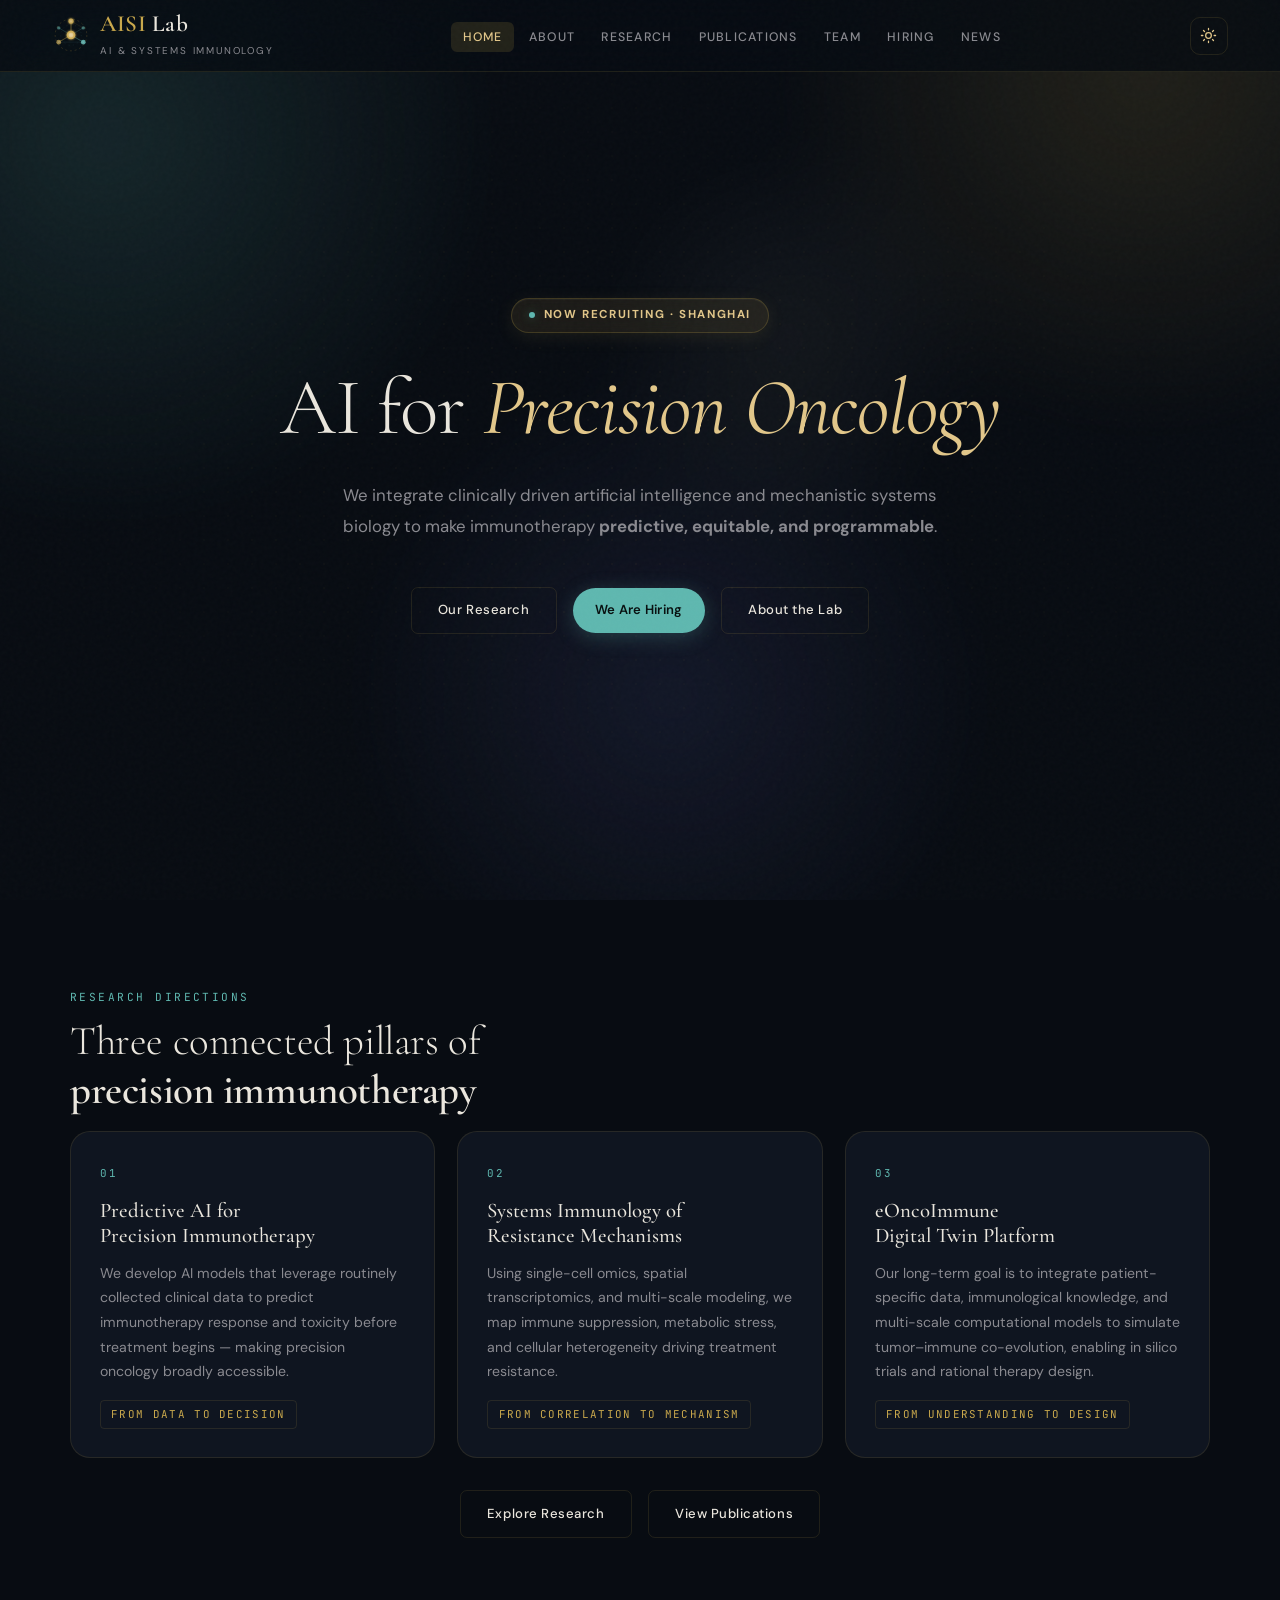
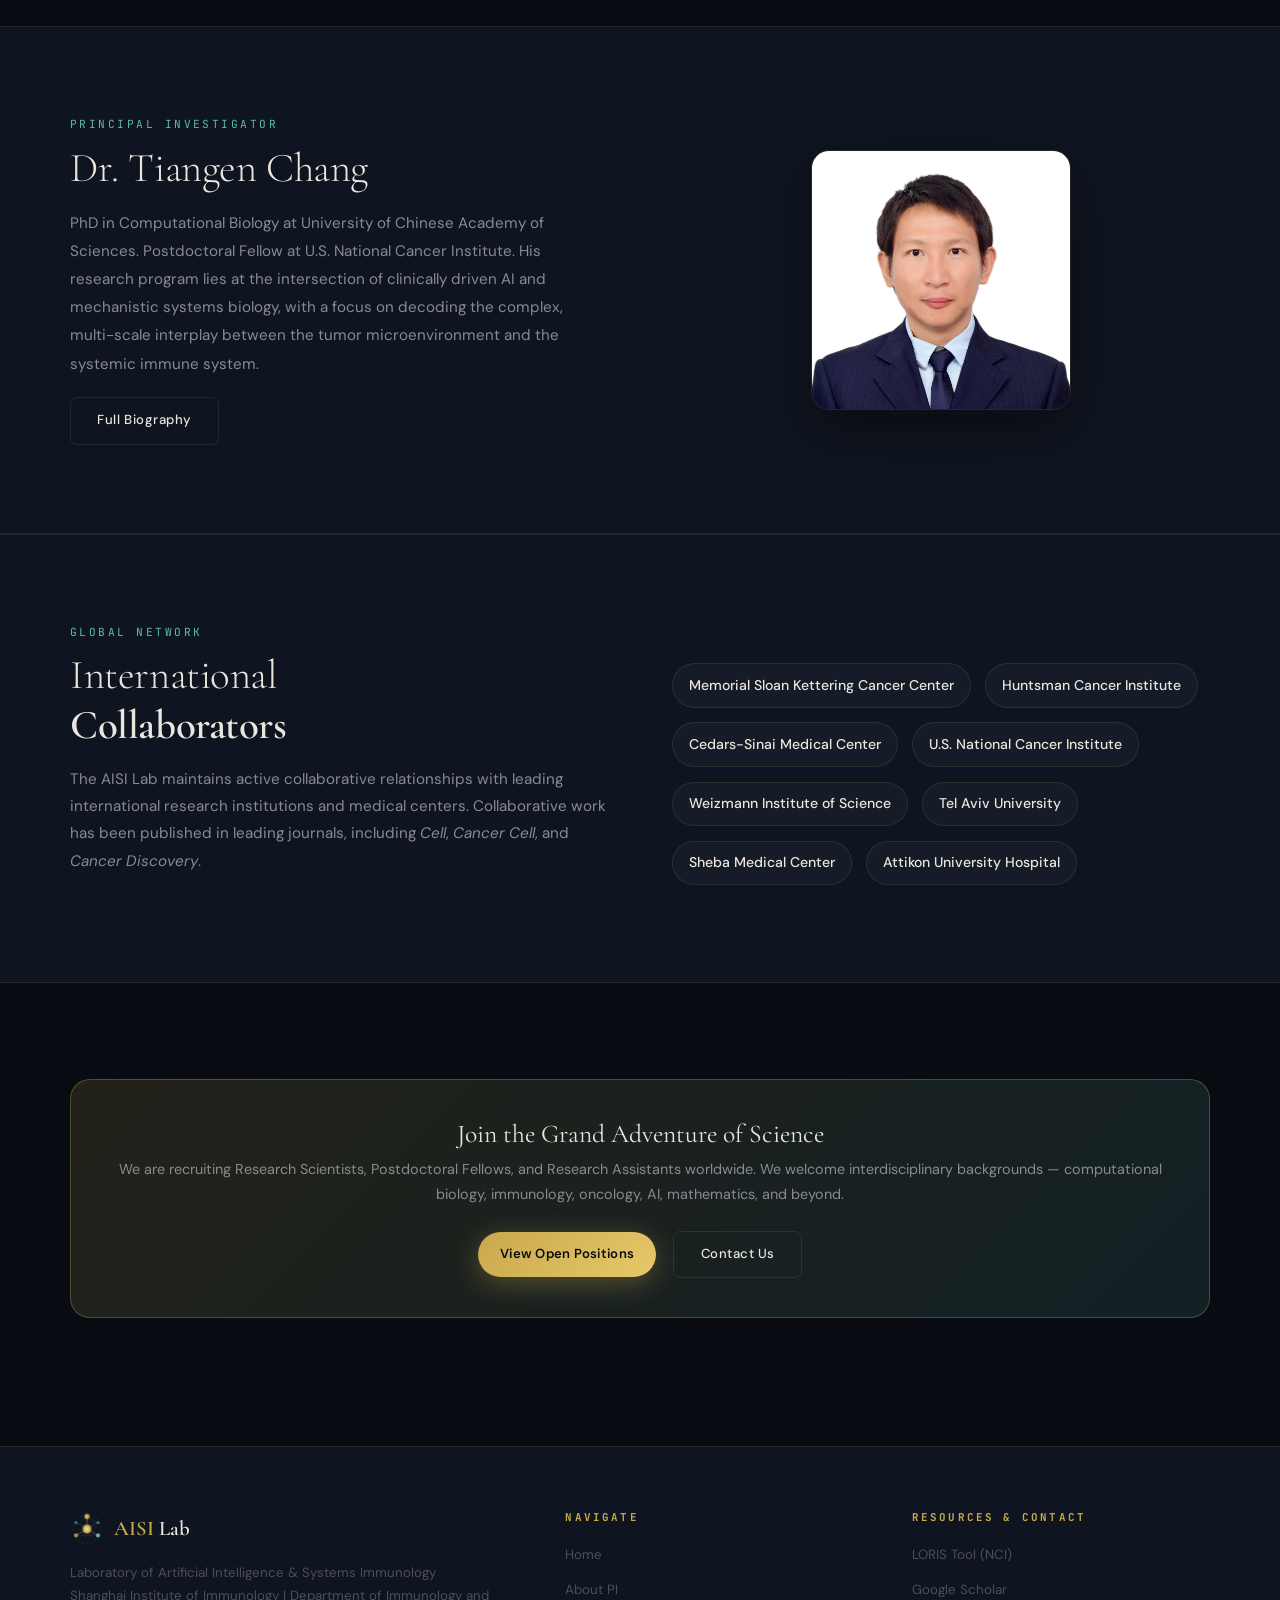
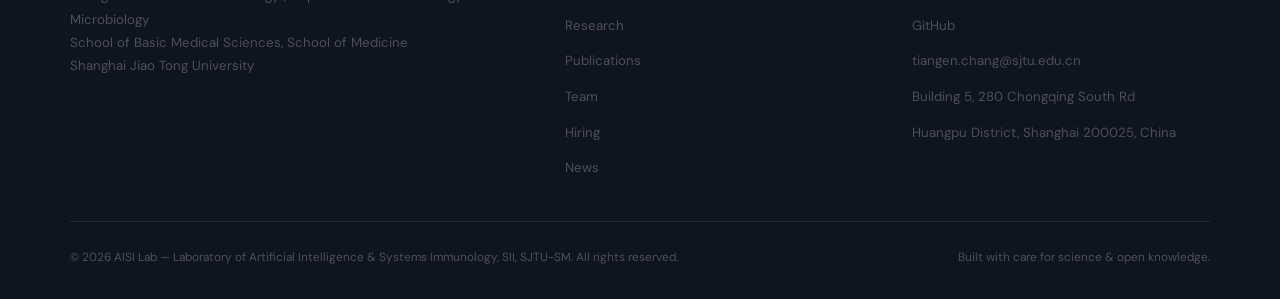
<file: index.html>
<!DOCTYPE html>
<html lang="en" data-theme="dark">
<head>
  <meta charset="utf-8"/>
  <meta name="viewport" content="width=device-width, initial-scale=1.0"/>
  <title>AISI Lab — AI &amp; Systems Immunology, SJTU-SM</title>
  <meta name="description" content="The Laboratory of Artificial Intelligence &amp; Systems Immunology (AISI Lab) develops clinically driven AI and mechanistic systems models for precision immunotherapy. PI: Dr. Tiangen Chang, Shanghai Institute of Immunology, SJTU-SM."/>
  <link rel="icon" href="images/logos/logo-mark.svg" type="image/svg+xml"/>
  <link rel="stylesheet" href="css/style.css"/>
</head>
<body>

<!-- nav injected by components.js -->

<section class="hero">
  <div class="hero-content">
    <div class="hero-badge">
      <span class="dot"></span>
      Now Recruiting · Shanghai
    </div>

    <h1>
      AI for <em>Precision Oncology</em>
    </h1>

    <p class="hero-desc">
      We integrate clinically driven artificial intelligence and mechanistic systems biology
      to make immunotherapy <strong>predictive, equitable, and programmable</strong>.
    </p>

    <div class="hero-ctas">
      <a class="btn btn-outline" href="research.html">Our Research</a>
      <a class="btn btn-primary btn-hiring" href="hiring.html">We Are Hiring</a>
      <a class="btn btn-outline" href="about.html">About the Lab</a>
    </div>
  </div>
</section>

<!-- Research overview -->
<section>
  <div class="section-inner">
    <span class="section-label reveal">Research Directions</span>
    <h2 class="section-title reveal">Three connected pillars of<br/><strong>precision immunotherapy</strong></h2>

    <div class="research-grid reveal-group">
      <div class="research-card">
        <span class="research-num">01</span>
        <h3>Predictive AI for<br/>Precision Immunotherapy</h3>
        <p>We develop AI models that leverage routinely collected clinical data to predict immunotherapy response and toxicity before treatment begins — making precision oncology broadly accessible.</p>
        <span class="card-tag">From Data to Decision</span>
      </div>
      <div class="research-card">
        <span class="research-num">02</span>
        <h3>Systems Immunology of<br/>Resistance Mechanisms</h3>
        <p>Using single-cell omics, spatial transcriptomics, and multi-scale modeling, we map immune suppression, metabolic stress, and cellular heterogeneity driving treatment resistance.</p>
        <span class="card-tag">From Correlation to Mechanism</span>
      </div>
      <div class="research-card">
        <span class="research-num">03</span>
        <h3>eOncoImmune<br/>Digital Twin Platform</h3>
        <p>Our long-term goal is to integrate patient-specific data, immunological knowledge, and multi-scale computational models to simulate tumor–immune co-evolution, enabling in silico trials and rational therapy design.</p>
        <span class="card-tag">From Understanding to Design</span>
      </div>
    </div>

    <div class="cta-row reveal" style="justify-content:center;">
      <a class="btn btn-outline" href="research.html">Explore Research</a>
      <a class="btn btn-outline" href="publications.html">View Publications</a>
    </div>
  </div>
</section>

<!-- About the PI teaser -->
<section style="background: var(--color-bg-card); border-top: 1px solid var(--color-border); border-bottom: 1px solid var(--color-border);">
  <div class="section-inner">
    <div style="display:grid; grid-template-columns: 1fr 1fr; gap: 4rem; align-items:center;">
      <div class="reveal">
        <span class="section-label">Principal Investigator</span>
        <h2 class="section-title">Dr. Tiangen Chang</h2>
        <p style="color: var(--color-text-muted); font-size:.95rem; line-height:1.85; margin-bottom:1.2rem;">
          PhD in Computational Biology at University of Chinese Academy of Sciences. Postdoctoral Fellow at U.S. National Cancer Institute.
          His research program lies at the intersection of clinically driven AI and mechanistic systems biology, with a focus on decoding the complex, multi-scale interplay between the tumor microenvironment and the systemic immune system.
        </p>
        <a class="btn btn-outline" href="about.html">Full Biography</a>
      </div>
      <div class="reveal" style="display:flex; justify-content:center;">
        <div style="width:260px; border-radius:18px; overflow:hidden; border:1px solid var(--color-border); box-shadow: 0 20px 60px var(--color-shadow);">
          <img src="images/photos/Tiangen.jpeg" alt="Dr. Tiangen Chang" style="width:100%; display:block; object-fit:cover;">
        </div>
      </div>
    </div>
  </div>
</section>

<!-- Collaborators -->
<section style="background: var(--color-bg-card); border-top: 1px solid var(--color-border); border-bottom: 1px solid var(--color-border);">
  <div class="section-inner">
    <div class="collab-layout">

      <div class="reveal">
        <span class="section-label">Global Network</span>
        <h2 class="section-title">International<br><strong>Collaborators</strong></h2>
        <p style="color:var(--color-text-muted); max-width:60ch; margin-bottom:1.2rem; font-size:.95rem; line-height:1.8;">
          The AISI Lab maintains active collaborative relationships with leading international research institutions and medical centers. Collaborative work has been published in leading journals, including <em>Cell</em>, <em>Cancer Cell</em>, and <em>Cancer Discovery</em>.
        </p>
      </div>

      <div class="reveal">
        <div class="collab-logos">
          <a class="collab-tag" href="https://www.mskcc.org" target="_blank" rel="noopener">Memorial Sloan Kettering Cancer Center</a>
          <a class="collab-tag" href="https://healthcare.utah.edu/huntsmancancerinstitute" target="_blank" rel="noopener">Huntsman Cancer Institute</a>
          <a class="collab-tag" href="https://www.cedars-sinai.org" target="_blank" rel="noopener">Cedars-Sinai Medical Center</a>
          <a class="collab-tag" href="https://www.cancer.gov" target="_blank" rel="noopener">U.S. National Cancer Institute</a>
          <a class="collab-tag" href="https://www.weizmann.ac.il" target="_blank" rel="noopener">Weizmann Institute of Science</a>
          <a class="collab-tag" href="https://english.tau.ac.il" target="_blank" rel="noopener">Tel Aviv University</a>
          <a class="collab-tag" href="https://www.shebaonline.org" target="_blank" rel="noopener">Sheba Medical Center</a>
          <a class="collab-tag" href="https://www.attikonhospital.gr" target="_blank" rel="noopener">Attikon University Hospital</a>
        </div>
      </div>

    </div>
  </div>
</section>

<!-- Hiring CTA -->
<section style="padding: 4rem 2rem;">
  <div class="section-inner">
    <div class="apply-box reveal">
      <h3>Join the Grand Adventure of Science</h3>
      <p>We are recruiting Research Scientists, Postdoctoral Fellows, and Research Assistants worldwide. We welcome interdisciplinary backgrounds — computational biology, immunology, oncology, AI, mathematics, and beyond.</p>
      <a href="hiring.html" class="btn btn-primary" style="margin-right:.8rem;">View Open Positions</a>
      <a href="mailto:tiangen.chang@sjtu.edu.cn" class="btn btn-outline">Contact Us</a>
    </div>
  </div>
</section>

<!-- footer injected by components.js -->
<script src="js/components.js"></script>
<script src="js/main.js"></script>
</body>
</html>
</file>
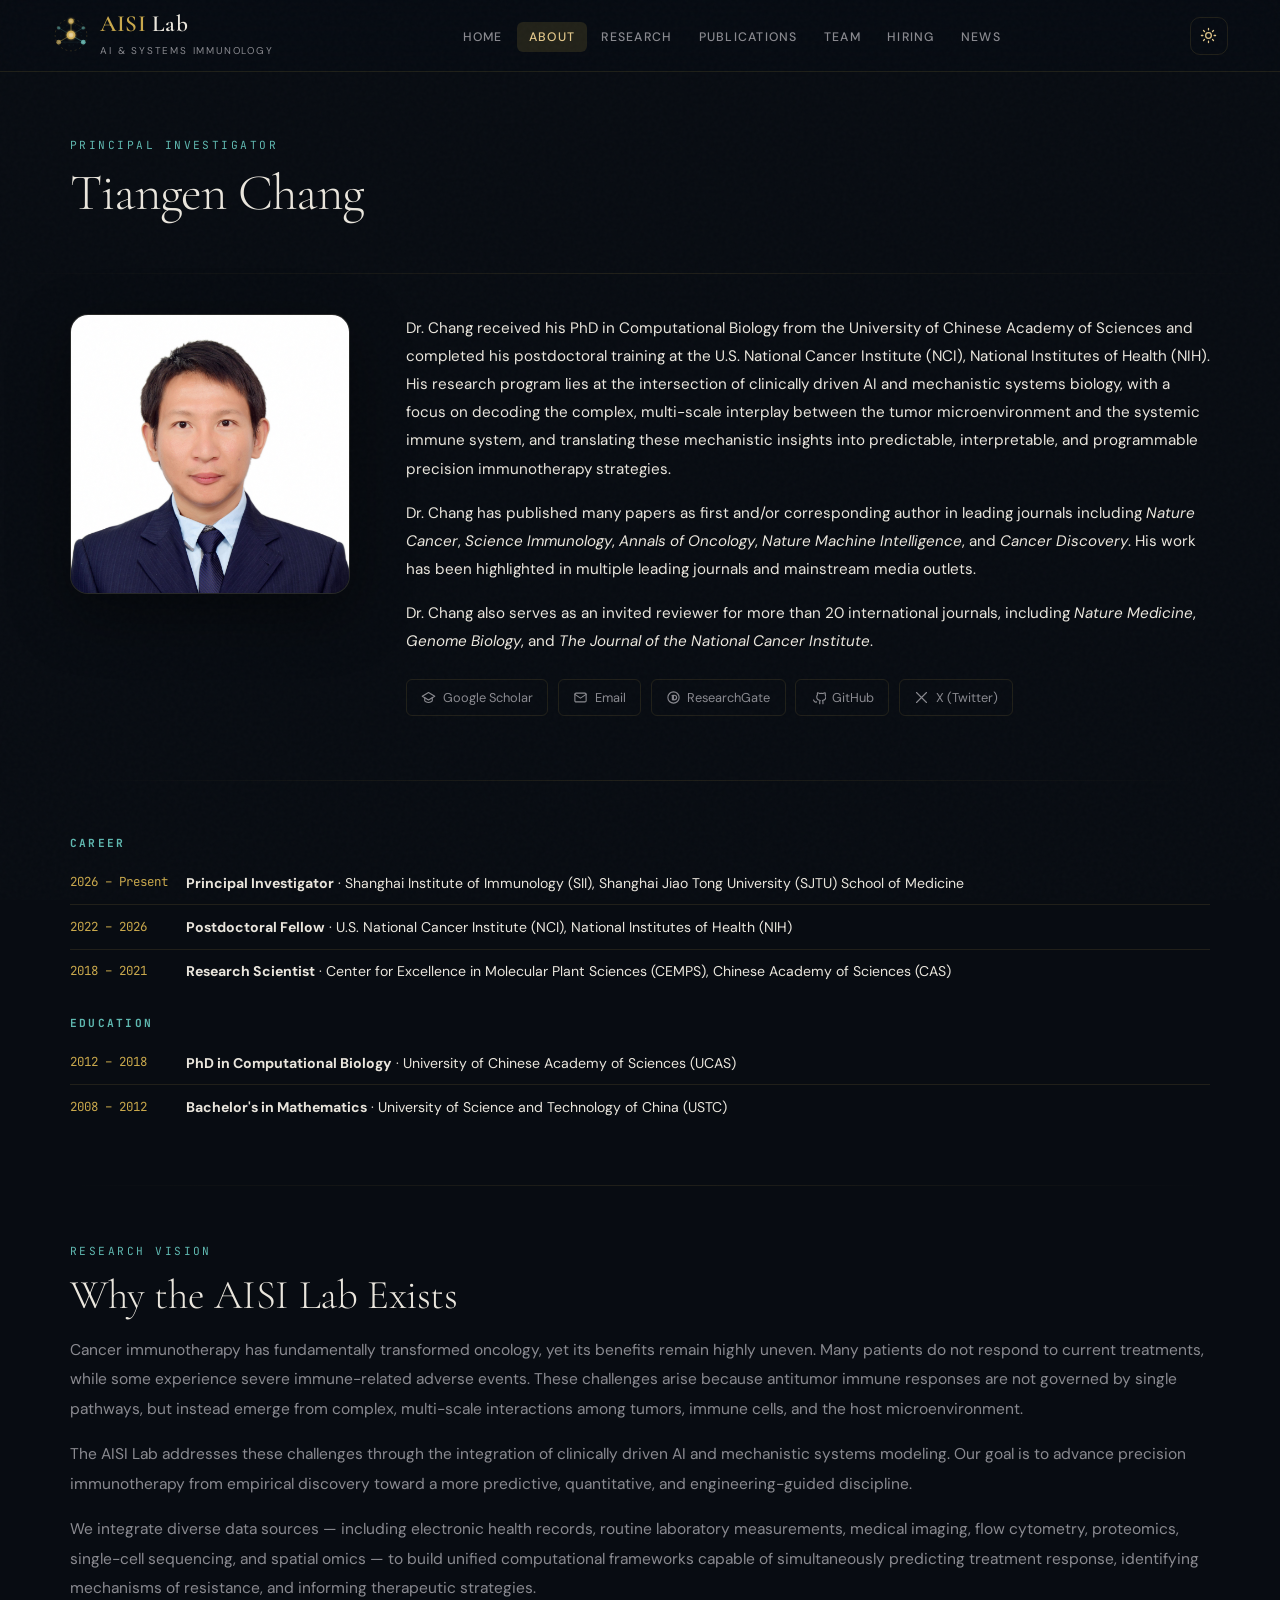
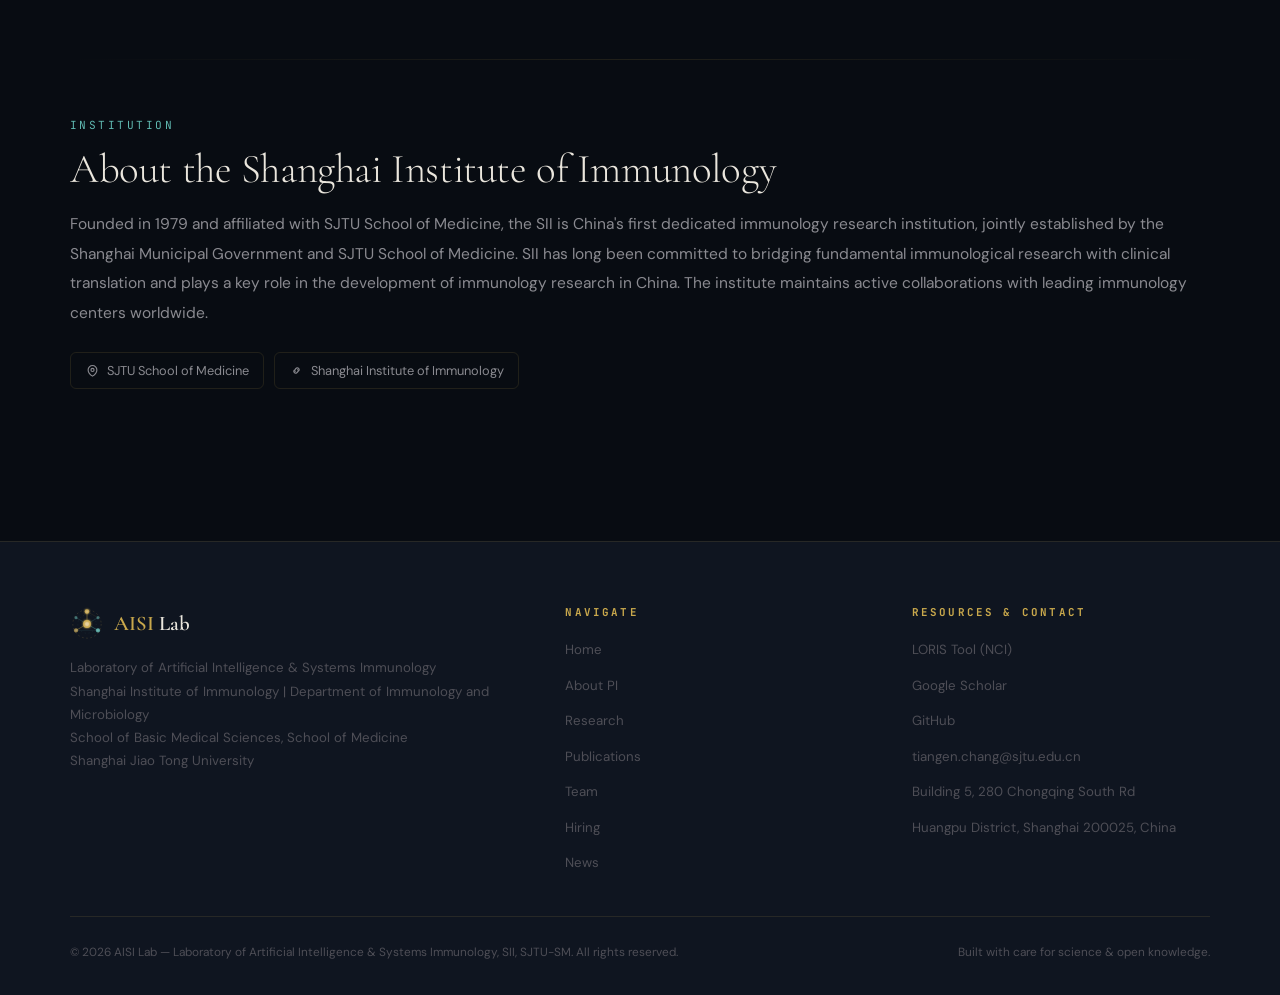
<file: about.html>
<!DOCTYPE html>
<html lang="en" data-theme="dark">
<head>
  <meta charset="utf-8"/>
  <meta name="viewport" content="width=device-width, initial-scale=1.0"/>
  <title>About — AISI Lab</title>
  <meta name="description" content="About Dr. Tiangen Chang, Principal Investigator of the Laboratory of Artificial Intelligence &amp; Systems Immunology (AISI Lab), Shanghai Institute of Immunology, SJTU School of Medicine."/>
  <link rel="icon" href="images/logos/logo-mark.svg" type="image/svg+xml"/>
  <link rel="stylesheet" href="css/style.css"/>
</head>
<body>

<!-- nav injected by components.js -->

<section class="page-hero">
  <div class="section-inner">
    <span class="section-label reveal">Principal Investigator</span>
    <h1 class="page-title reveal">Tiangen Chang</h1>
  </div>
</section>

<section id="about" style="padding-top: 2.5rem;">
  <div class="section-inner">

    <!-- PI Block -->
    <div class="about-layout reveal">
      <div class="about-photo-wrap">
        <div class="about-photo-frame">
          <img src="images/photos/Tiangen.jpeg" alt="Dr. Tiangen Chang, Principal Investigator">
        </div>
      </div>

      <div class="about-text">
        <p>
          Dr. Chang received his PhD in Computational Biology from the University of Chinese Academy of Sciences and completed his postdoctoral training at the U.S. National Cancer Institute (NCI), National Institutes of Health (NIH). His research program lies at the intersection of clinically driven AI and mechanistic systems biology, with a focus on decoding the complex, multi-scale interplay between the tumor microenvironment and the systemic immune system, and translating these mechanistic insights into predictable, interpretable, and programmable precision immunotherapy strategies.
        </p>

        <p>
          Dr. Chang has published many papers as first and/or corresponding author in leading journals including <em>Nature Cancer</em>, <em>Science Immunology</em>, <em>Annals of Oncology</em>, <em>Nature Machine Intelligence</em>, and <em>Cancer Discovery</em>. His work has been highlighted in multiple leading journals and mainstream media outlets.
        </p>

        <p>
          Dr. Chang also serves as an invited reviewer for more than 20 international journals, including <em>Nature Medicine</em>, <em>Genome Biology</em>, and <em>The Journal of the National Cancer Institute</em>.
        </p>

        <div class="about-links">
          <a class="about-link" href="https://scholar.google.com/citations?user=9PM5gWIAAAAJ&hl=en" target="_blank" rel="noopener">
            <svg viewBox="0 0 24 24" fill="none" stroke="currentColor" stroke-width="1.8" stroke-linecap="round" stroke-linejoin="round" width="15" height="15" aria-hidden="true"><path d="M22 10L12 4 2 10l10 6 10-6Z"/><path d="M6 12v5c0 1 3 3 6 3s6-2 6-3v-5"/></svg>
            Google Scholar
          </a>
          <a class="about-link" href="mailto:tiangen.chang@sjtu.edu.cn">
            <svg viewBox="0 0 24 24" fill="none" stroke="currentColor" stroke-width="1.8" stroke-linecap="round" stroke-linejoin="round" width="15" height="15" aria-hidden="true"><rect x="3" y="5" width="18" height="14" rx="2"/><path d="M3 7l9 6 9-6"/></svg>
            Email
          </a>
          <a class="about-link" href="https://www.researchgate.net/profile/Tiangen-Chang" target="_blank" rel="noopener">
            <svg viewBox="0 0 24 24" fill="none" stroke="currentColor" stroke-width="1.8" stroke-linecap="round" stroke-linejoin="round" width="15" height="15" aria-hidden="true"><circle cx="12" cy="12" r="9"/><path d="M10.2 8.3v7.4"/><path d="M13 15.7c2.5 0 4-1.6 4-3.7S15.5 8.3 13 8.3h-1.2v7.4H13Z"/></svg>
            ResearchGate
          </a>
          <a class="about-link" href="https://github.com/rootchang" target="_blank" rel="noopener">
            <svg viewBox="0 0 24 24" fill="none" stroke="currentColor" stroke-width="1.8" stroke-linecap="round" stroke-linejoin="round" width="15" height="15" aria-hidden="true"><path d="M9 19c-4 1.5-4-2.5-5-3m10 6v-3.2c0-.9.3-1.6.8-2-2.7-.3-5.6-1.3-5.6-5.9 0-1.3.5-2.4 1.2-3.2-.1-.3-.5-1.6.1-3.2 0 0 1-.3 3.3 1.2.9-.3 1.8-.4 2.7-.4.9 0 1.8.1 2.7.4 2.3-1.5 3.3-1.2 3.3-1.2.6 1.6.2 2.9.1 3.2.8.8 1.2 1.9 1.2 3.2 0 4.6-2.9 5.6-5.6 5.9.5.4.9 1.2.9 2.4V22"/></svg>
            GitHub
          </a>
          <a class="about-link" href="https://x.com/TiangenC" target="_blank" rel="noopener">
            <svg viewBox="0 0 24 24" fill="none" stroke="currentColor" stroke-width="1.8" stroke-linecap="round" stroke-linejoin="round" width="15" height="15" aria-hidden="true"><path d="M4 4l16 16M20 4L4 20"/></svg>
            X (Twitter)
          </a>
        </div>
      </div>
    </div>

    <hr class="section-divider reveal"/>

    <!-- Career & Education -->
    <div class="reveal" style="max-width:none;">
      <div class="timeline">
        <div class="timeline-group">
          <h4>Career</h4>
          <div class="timeline-item">
            <span class="t-year">2026 – Present</span>
            <div class="t-body"><strong>Principal Investigator</strong> · Shanghai Institute of Immunology (SII), Shanghai Jiao Tong University (SJTU) School of Medicine</div>
          </div>
          <div class="timeline-item">
            <span class="t-year">2022 – 2026</span>
            <div class="t-body"><strong>Postdoctoral Fellow</strong> · U.S. National Cancer Institute (NCI), National Institutes of Health (NIH)</div>
          </div>
          <div class="timeline-item">
            <span class="t-year">2018 – 2021</span>
            <div class="t-body"><strong>Research Scientist</strong> · Center for Excellence in Molecular Plant Sciences (CEMPS), Chinese Academy of Sciences (CAS)</div>
          </div>
        </div>

        <div class="timeline-group">
          <h4>Education</h4>
          <div class="timeline-item">
            <span class="t-year">2012 – 2018</span>
            <div class="t-body"><strong>PhD in Computational Biology</strong> · University of Chinese Academy of Sciences (UCAS)</div>
          </div>
          <div class="timeline-item">
            <span class="t-year">2008 – 2012</span>
            <div class="t-body"><strong>Bachelor's in Mathematics</strong> · University of Science and Technology of China (USTC)</div>
          </div>
        </div>
      </div>
    </div>

    <hr class="section-divider reveal"/>

    <!-- Research Vision -->
    <div class="reveal" style="max-width:none;">
      <span class="section-label">Research Vision</span>
      <h2 class="section-title">Why the AISI Lab Exists</h2>
      <p style="font-size:.97rem; color:var(--color-text-muted); line-height:1.9; margin-bottom:1rem;">
        Cancer immunotherapy has fundamentally transformed oncology, yet its benefits remain highly uneven. Many patients do not respond to current treatments, while some experience severe immune-related adverse events. These challenges arise because antitumor immune responses are not governed by single pathways, but instead emerge from complex, multi-scale interactions among tumors, immune cells, and the host microenvironment.
      </p>
      <p style="font-size:.97rem; color:var(--color-text-muted); line-height:1.9; margin-bottom:1rem;">
        The AISI Lab addresses these challenges through the integration of clinically driven AI and mechanistic systems modeling. Our goal is to advance precision immunotherapy from empirical discovery toward a more predictive, quantitative, and engineering-guided discipline.
      </p>
      <p style="font-size:.97rem; color:var(--color-text-muted); line-height:1.9;">
        We integrate diverse data sources — including electronic health records, routine laboratory measurements, medical imaging, flow cytometry, proteomics, single-cell sequencing, and spatial omics — to build unified computational frameworks capable of simultaneously predicting treatment response, identifying mechanisms of resistance, and informing therapeutic strategies.
      </p>
    </div>

    <hr class="section-divider reveal"/>

    <!-- About AISI Lab / SII -->
    <div class="reveal">
      <span class="section-label">Institution</span>
      <h2 class="section-title">About the Shanghai Institute of Immunology</h2>
      <div style="max-width:none;">
        <p style="font-size:.97rem; color:var(--color-text-muted); line-height:1.9; margin-bottom:1rem;">
          Founded in 1979 and affiliated with SJTU School of Medicine, the SII is China's first dedicated immunology research institution, jointly established by the Shanghai Municipal Government and SJTU School of Medicine. SII has long been committed to bridging fundamental immunological research with clinical translation and plays a key role in the development of immunology research in China.
          The institute maintains active collaborations with leading immunology centers worldwide.
        </p>
      </div>

      <div class="about-links" style="margin-top:1.5rem;">
        <a class="about-link" href="https://www.shsmu.edu.cn/english/" target="_blank" rel="noopener">
          <svg viewBox="0 0 24 24" fill="none" stroke="currentColor" stroke-width="1.8" stroke-linecap="round" stroke-linejoin="round" width="15" height="15"><path d="M12 21s7-4.4 7-10a7 7 0 0 0-14 0c0 5.6 7 10 7 10Z"/><circle cx="12" cy="11" r="2.5"/></svg>
          SJTU School of Medicine
        </a>
        <a class="about-link" href="https://www.shsmu.edu.cn/sii/English.htm" target="_blank" rel="noopener">
          <svg viewBox="0 0 24 24" fill="none" stroke="currentColor" stroke-width="1.8" stroke-linecap="round" stroke-linejoin="round" width="15" height="15"><path d="M10 14a3 3 0 0 1 0-4l2-2a3 3 0 0 1 4 4l-.7.7"/><path d="M14 10a3 3 0 0 1 0 4l-2 2a3 3 0 0 1-4-4l.7-.7"/></svg>
          Shanghai Institute of Immunology
        </a>
      </div>
    </div>

  </div>
</section>

<!-- footer injected by components.js -->
<script src="js/components.js"></script>
<script src="js/main.js"></script>
</body>
</html>
</file>
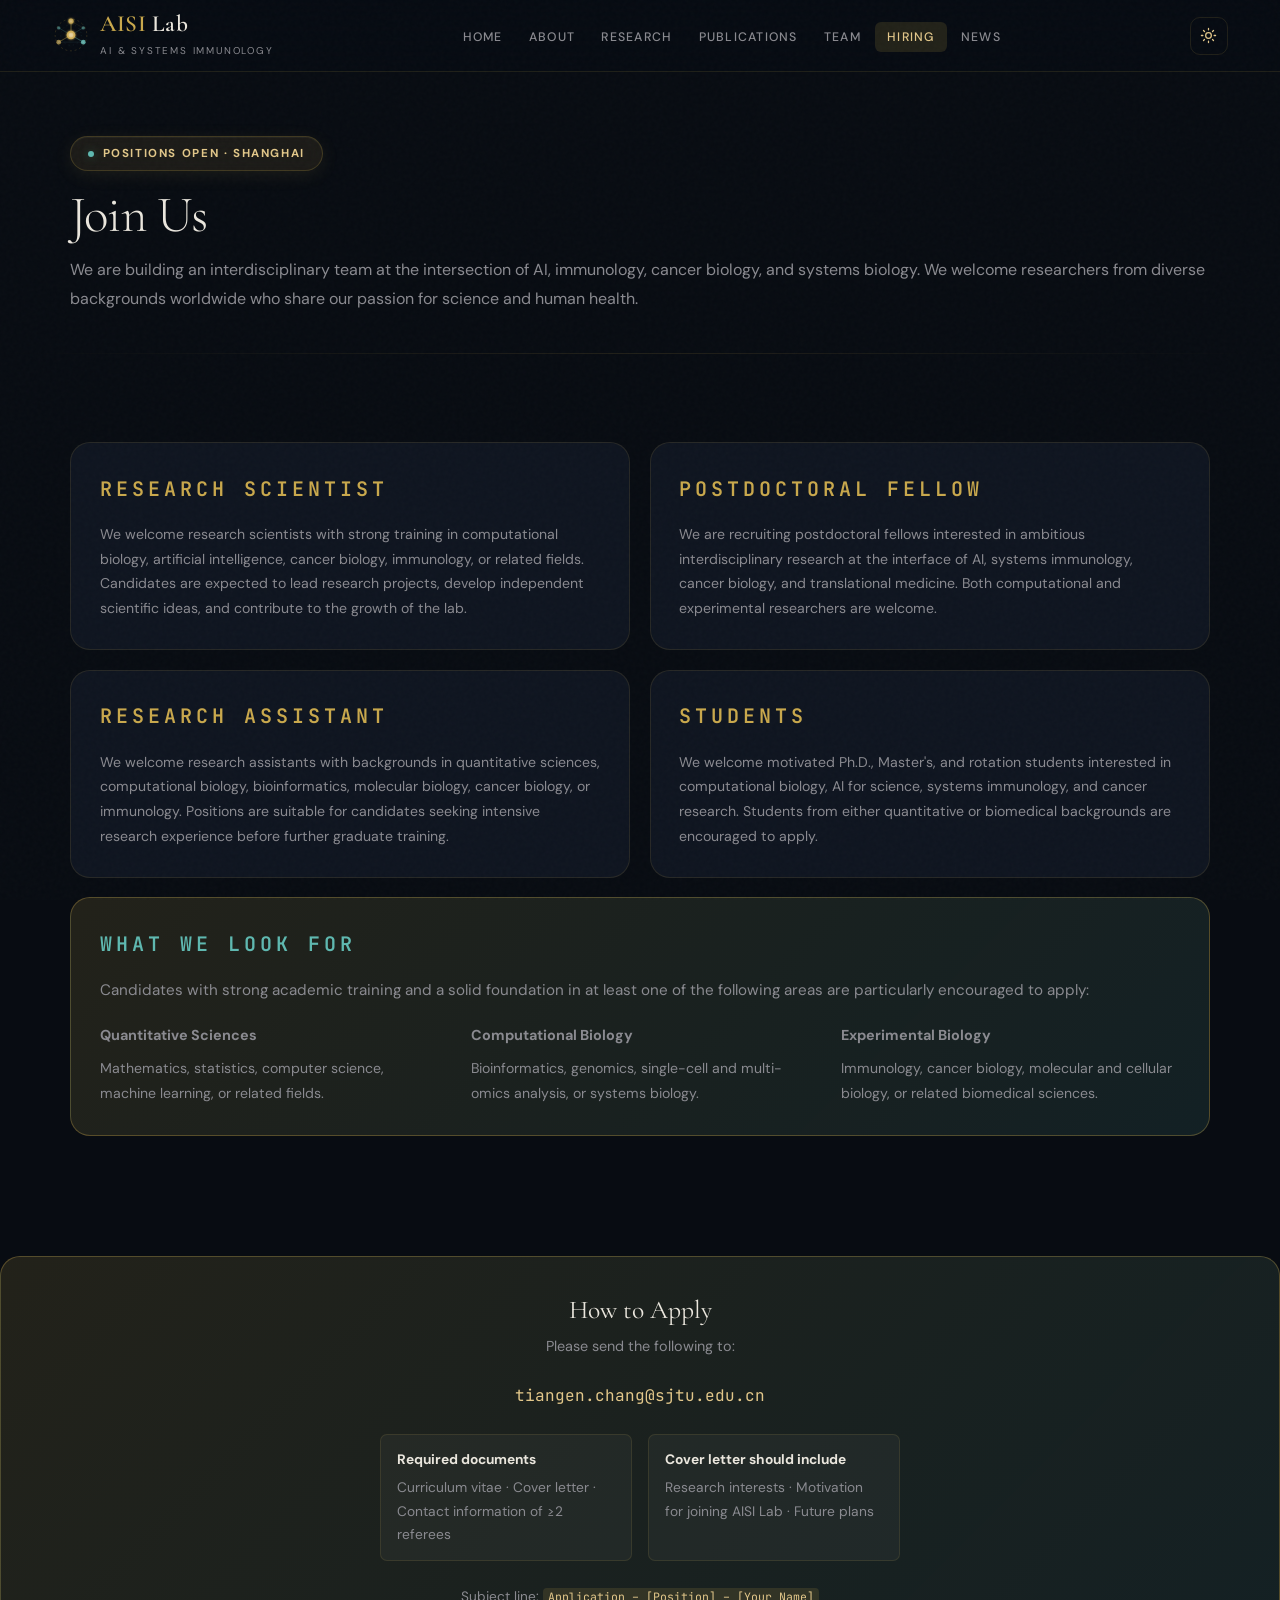
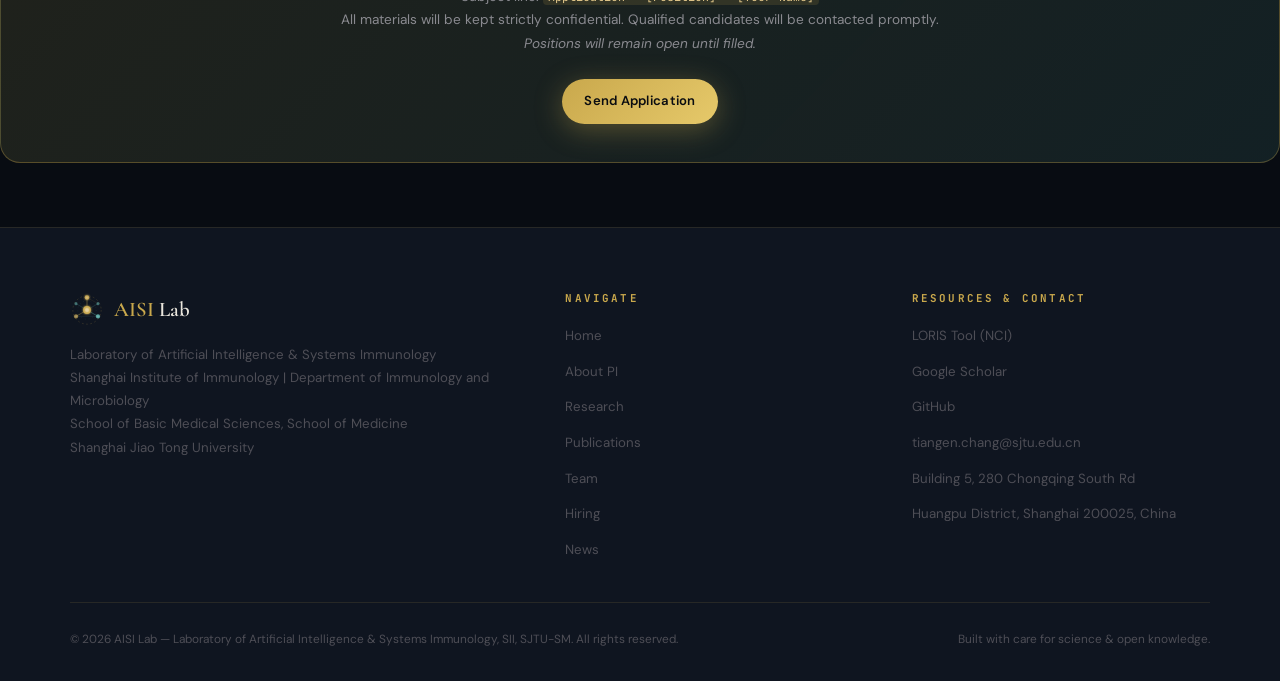
<file: hiring.html>
<!DOCTYPE html>
<html lang="en" data-theme="dark">
<head>
  <meta charset="utf-8"/>
  <meta name="viewport" content="width=device-width, initial-scale=1.0"/>
  <title>Hiring — AISI Lab</title>
  <meta name="description" content="Open positions at the AISI Lab: Research Scientists, Postdoctoral Fellows, and Research Assistants in AI, systems immunology, and precision oncology."/>
  <link rel="icon" href="images/logos/logo-mark.svg" type="image/svg+xml"/>
  <link rel="stylesheet" href="css/style.css"/>
</head>
<body>

<!-- nav injected by components.js -->

<section class="page-hero">
  <div class="section-inner">
    <div class="hero-badge reveal" style="display:inline-flex; margin-bottom:1rem;">
      <span class="dot"></span>Positions Open · Shanghai
    </div>
    <h1 class="page-title reveal">Join Us</h1>
    <p class="page-subtitle reveal">
      We are building an interdisciplinary team at the intersection of AI, immunology, cancer biology, and systems biology. We welcome researchers from diverse backgrounds worldwide who share our passion for science and human health.
    </p>
  </div>
</section>


<section>
  <div class="section-inner">

    <div class="hiring-grid reveal-group">

      <!-- Research Scientist -->
      <div class="hiring-block">
        <div class="kicker" style="font-size:1.25rem; font-weight:600; margin-bottom:1rem;">
          Research Scientist
        </div>

        <p>
          We welcome research scientists with strong training in computational biology,
          artificial intelligence, cancer biology, immunology, or related fields.
          Candidates are expected to lead research projects, develop independent scientific
          ideas, and contribute to the growth of the lab.
        </p>
      </div>


      <!-- Postdoctoral Fellow -->
      <div class="hiring-block">
        <div class="kicker" style="font-size:1.25rem; font-weight:600; margin-bottom:1rem;">
          Postdoctoral Fellow
        </div>

        <p>
          We are recruiting postdoctoral fellows interested in ambitious interdisciplinary
          research at the interface of AI, systems immunology, cancer biology, and
          translational medicine. Both computational and experimental researchers are welcome.
        </p>
      </div>


      <!-- Research Assistant -->
      <div class="hiring-block">
        <div class="kicker" style="font-size:1.25rem; font-weight:600; margin-bottom:1rem;">
          Research Assistant
        </div>

        <p>
          We welcome research assistants with backgrounds in quantitative sciences,
          computational biology, bioinformatics, molecular biology, cancer biology, or
          immunology. Positions are suitable for candidates seeking intensive research
          experience before further graduate training.
        </p>
      </div>


      <!-- Students -->
      <div class="hiring-block">
        <div class="kicker" style="font-size:1.25rem; font-weight:600; margin-bottom:1rem;">
          Students
        </div>

        <p>
          We welcome motivated Ph.D., Master's, and rotation students interested in
          computational biology, AI for science, systems immunology, and cancer research.
          Students from either quantitative or biomedical backgrounds are encouraged to apply.
        </p>
      </div>


      <!-- What We Look For -->
      <div class="hiring-block full-width"
           style="grid-column:1 / -1; background:linear-gradient(135deg, var(--color-gold-dim), var(--color-teal-dim)); border-color:var(--color-border-glow);">

        <div class="kicker"
             style="color:var(--color-teal); font-size:1.25rem; font-weight:600; margin-bottom:1rem;">
          What We Look For
        </div>

        <p style="margin-bottom:1.2rem; font-size:.95rem; max-width:none;">
          Candidates with strong academic training and a solid foundation in at least one of the following areas are particularly encouraged to apply:
        </p>

        <div style="display:grid; grid-template-columns:repeat(3, 1fr); gap:2rem;">

          <div>
            <p style="margin-bottom:.5rem; font-size:.9rem;">
              <strong>Quantitative Sciences</strong>
            </p>
            <p style="margin:0;">
              Mathematics, statistics, computer science, machine learning, or related fields.
            </p>
          </div>

          <div>
            <p style="margin-bottom:.5rem; font-size:.9rem;">
              <strong>Computational Biology</strong>
            </p>
            <p style="margin:0;">
              Bioinformatics, genomics, single-cell and multi-omics analysis, or systems biology.
            </p>
          </div>

          <div>
            <p style="margin-bottom:.5rem; font-size:.9rem;">
              <strong>Experimental Biology</strong>
            </p>
            <p style="margin:0;">
              Immunology, cancer biology, molecular and cellular biology, or related biomedical sciences.
            </p>
          </div>

        </div>

      </div>

    </div>

  </div>
</section>


    <!-- How to Apply -->
    <div class="apply-box reveal" style="margin-top:2rem;">
      <h3>How to Apply</h3>
      <p>Please send the following to:</p>
      <a class="apply-email" href="mailto:tiangen.chang@sjtu.edu.cn">tiangen.chang@sjtu.edu.cn</a>
      <div style="display:grid; grid-template-columns:1fr 1fr; gap:1rem; text-align:left; margin-bottom:1.5rem; max-width:520px; margin-left:auto; margin-right:auto;">
        <div style="background:rgba(255,255,255,.04); border:1px solid var(--color-border); border-radius:var(--radius-sm); padding:.8rem 1rem; font-size:.86rem; color:var(--color-text-muted);">
          <strong style="color:var(--color-text); display:block; margin-bottom:.3rem;">Required documents</strong>
          Curriculum vitae · Cover letter · Contact information of ≥2 referees
        </div>
        <div style="background:rgba(255,255,255,.04); border:1px solid var(--color-border); border-radius:var(--radius-sm); padding:.8rem 1rem; font-size:.86rem; color:var(--color-text-muted);">
          <strong style="color:var(--color-text); display:block; margin-bottom:.3rem;">Cover letter should include</strong>
          Research interests · Motivation for joining AISI Lab · Future plans
        </div>
      </div>
      <p style="font-size:.85rem; color:var(--color-text-muted); margin-bottom:1.5rem;">
        Subject line: <code>Application – [Position] – [Your Name]</code><br/>
        All materials will be kept strictly confidential. Qualified candidates will be contacted promptly.<br/>
        <em>Positions will remain open until filled.</em>
      </p>
      <a href="mailto:tiangen.chang@sjtu.edu.cn" class="btn btn-primary">Send Application</a>
    </div>

  </div>
</section>

<!-- footer injected by components.js -->
<script src="js/components.js"></script>
<script src="js/main.js"></script>
</body>
</html>
</file>
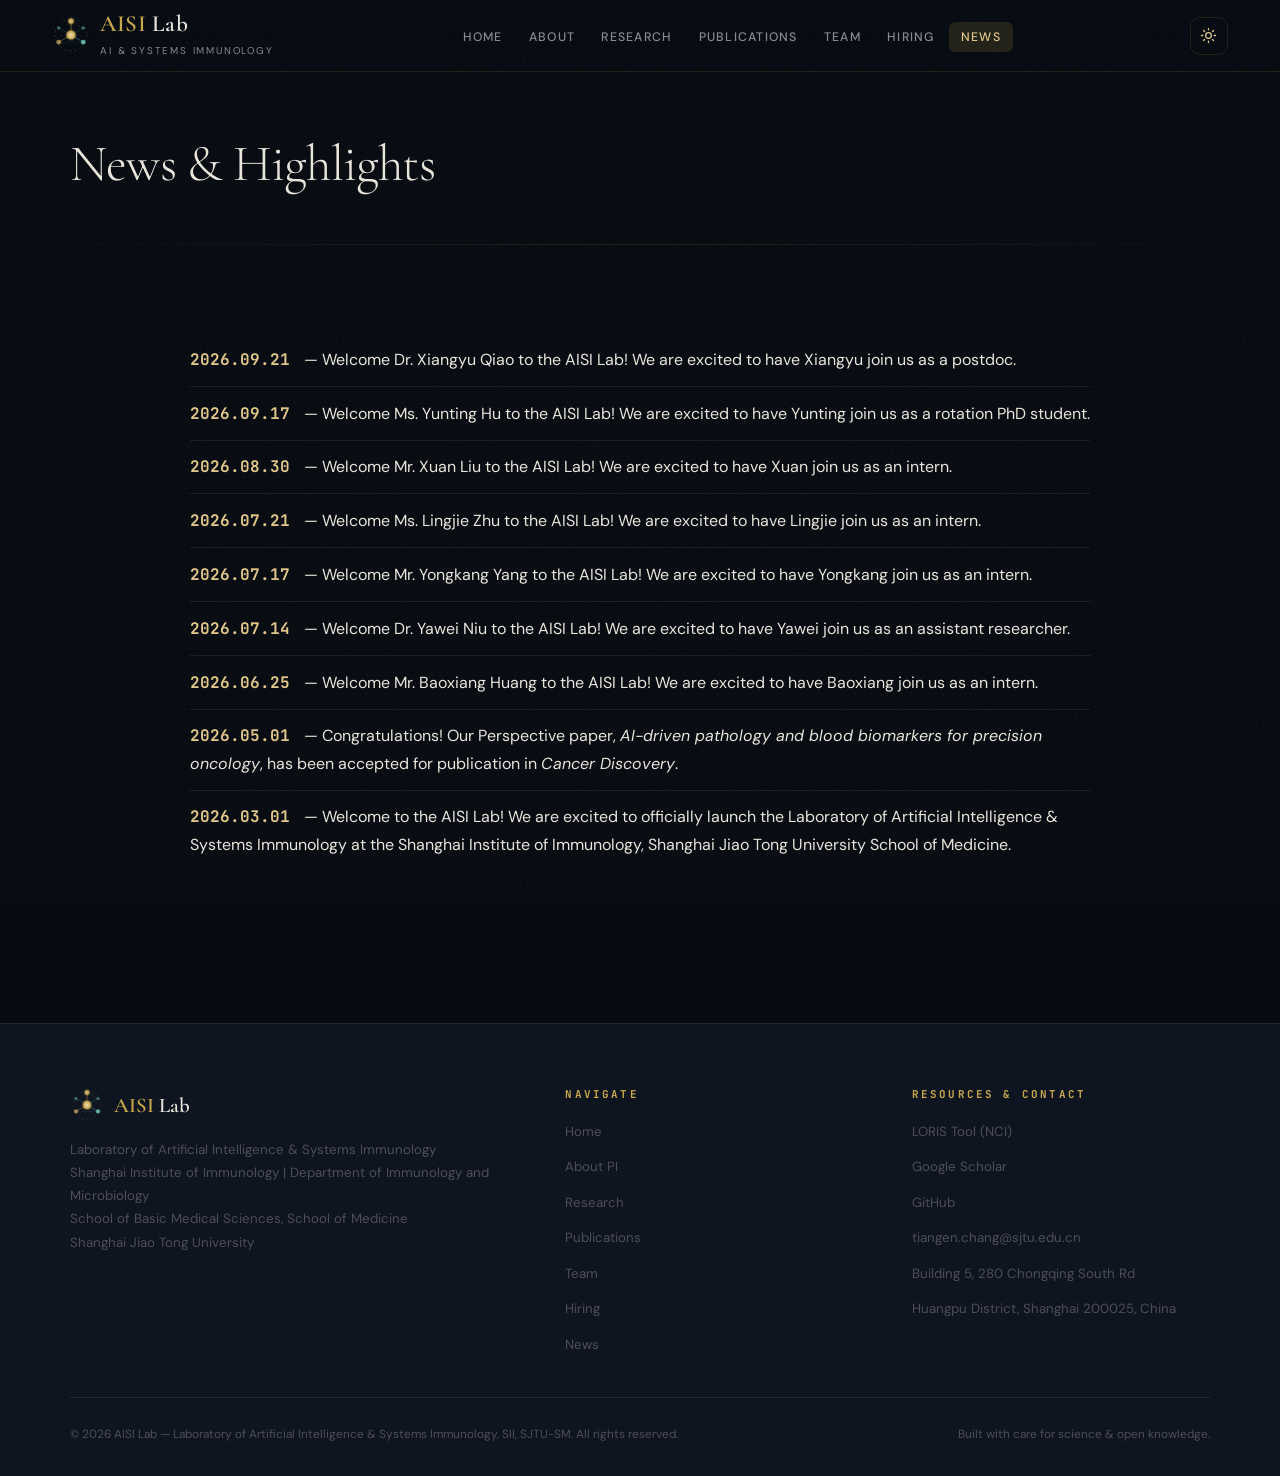
<file: news.html>
<!DOCTYPE html>
<html lang="en" data-theme="dark">
<head>
  <meta charset="utf-8"/>
  <meta name="viewport" content="width=device-width, initial-scale=1.0"/>
  <title>News — AISI Lab</title>
  <meta name="description" content="Latest news and highlights from the AISI Lab — Laboratory of Artificial Intelligence &amp; Systems Immunology, SJTU-SM."/>
  <link rel="icon" href="images/logos/logo-mark.svg" type="image/svg+xml"/>
  <link rel="stylesheet" href="css/style.css"/>
</head>
<body>

<!-- nav injected by components.js -->

<section class="page-hero">
  <div class="section-inner">
    <h1 class="page-title reveal">News &amp; Highlights</h1>
  </div>
</section>

<section>
  <div class="section-inner">
    <div class="reveal">

      <div class="news-list">

        <p><strong>2026.09.21</strong> — Welcome Dr. Xiangyu Qiao to the AISI Lab! We are excited to have Xiangyu join us as a postdoc.</p>

        <p><strong>2026.09.17</strong> — Welcome Ms. Yunting Hu to the AISI Lab! We are excited to have Yunting join us as a rotation PhD student.</p>

        <p><strong>2026.08.30</strong> — Welcome Mr. Xuan Liu to the AISI Lab! We are excited to have Xuan join us as an intern.</p>

        <p><strong>2026.07.21</strong> — Welcome Ms. Lingjie Zhu to the AISI Lab! We are excited to have Lingjie join us as an intern.</p>

        <p><strong>2026.07.17</strong> — Welcome Mr. Yongkang Yang to the AISI Lab! We are excited to have Yongkang join us as an intern.</p>

        <p><strong>2026.07.14</strong> — Welcome Dr. Yawei Niu to the AISI Lab! We are excited to have Yawei join us as an assistant researcher.</p>

        <p><strong>2026.06.25</strong> — Welcome Mr. Baoxiang Huang to the AISI Lab! We are excited to have Baoxiang join us as an intern.</p>

        <p><strong>2026.05.01</strong> — Congratulations! Our Perspective paper, <em>AI-driven pathology and blood biomarkers for precision oncology</em>, has been accepted for publication in <em>Cancer Discovery</em>.</p>

        <p><strong>2026.03.01</strong> — Welcome to the AISI Lab! We are excited to officially launch the Laboratory of Artificial Intelligence &amp; Systems Immunology at the Shanghai Institute of Immunology, Shanghai Jiao Tong University School of Medicine.</p>

      </div>

    </div>
  </div>
</section>

<!-- footer injected by components.js -->
<script src="js/components.js"></script>
<script src="js/main.js"></script>
</body>
</html>
</file>
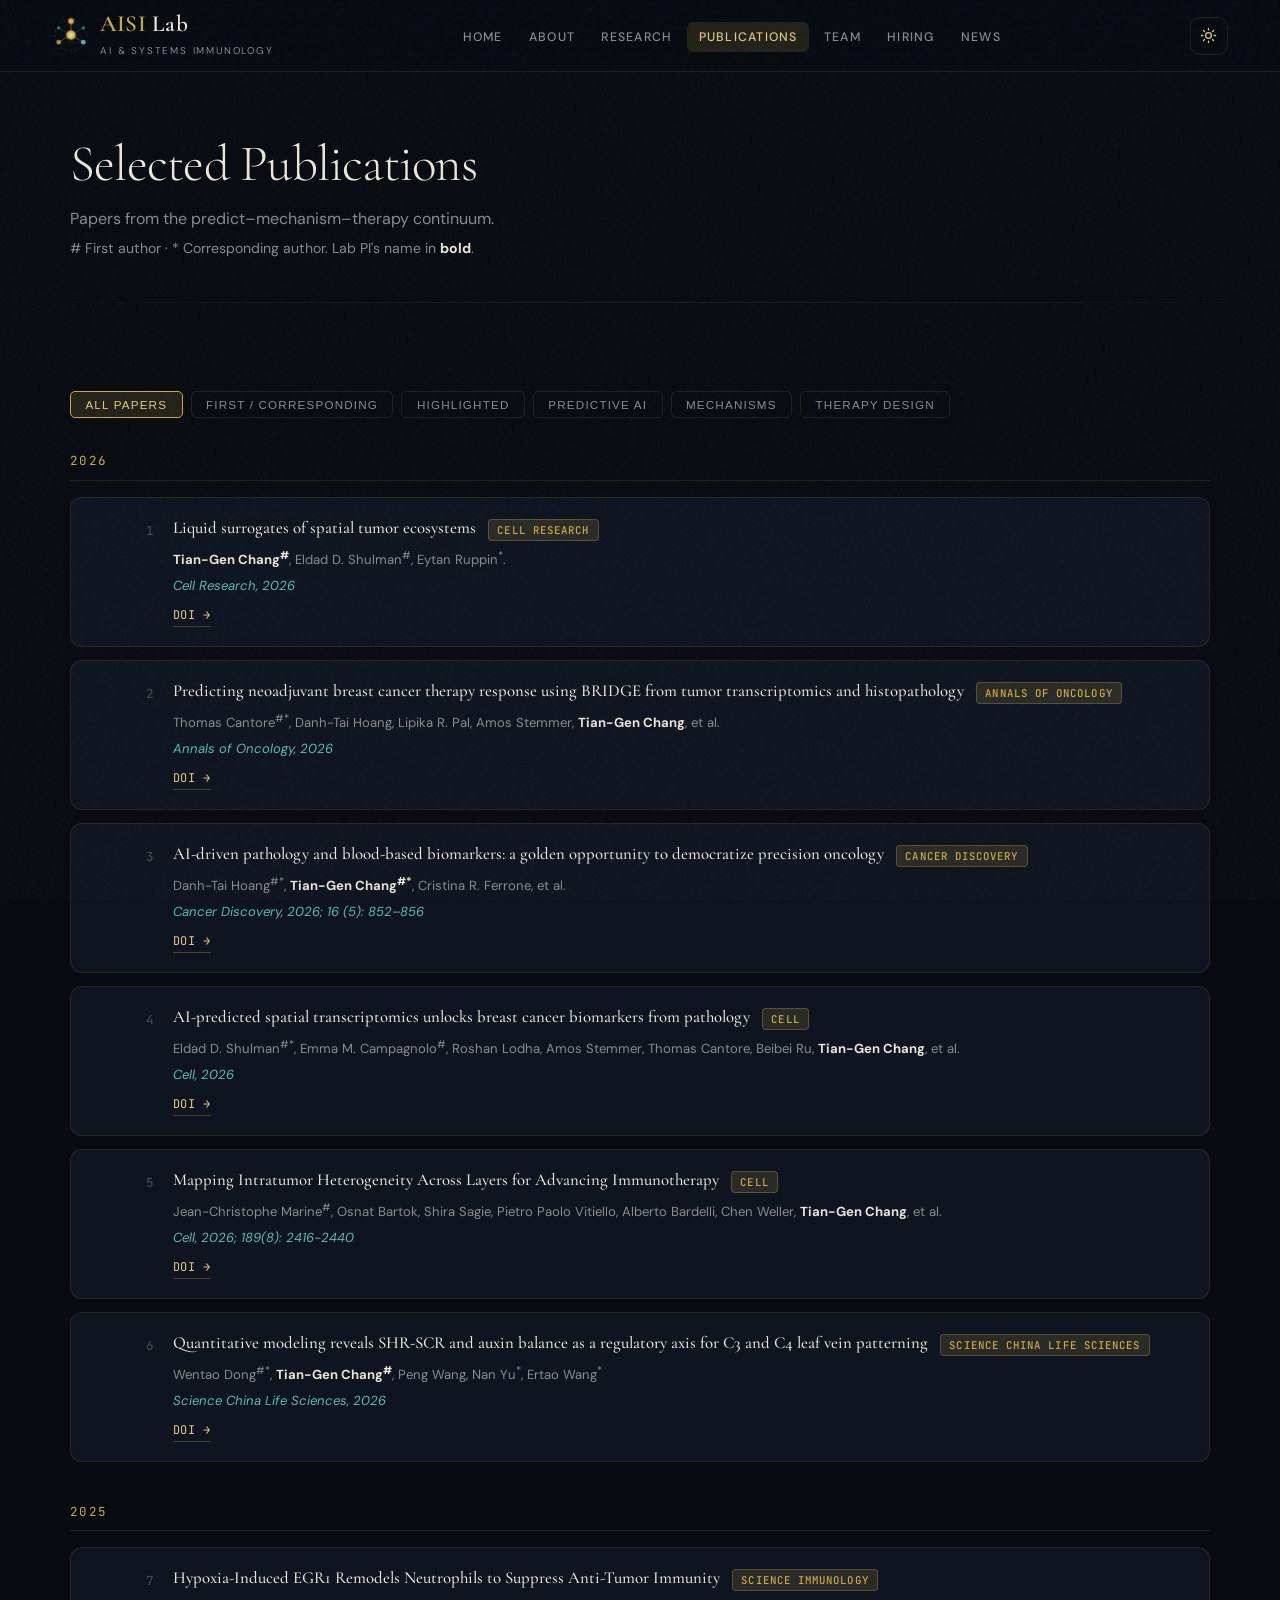
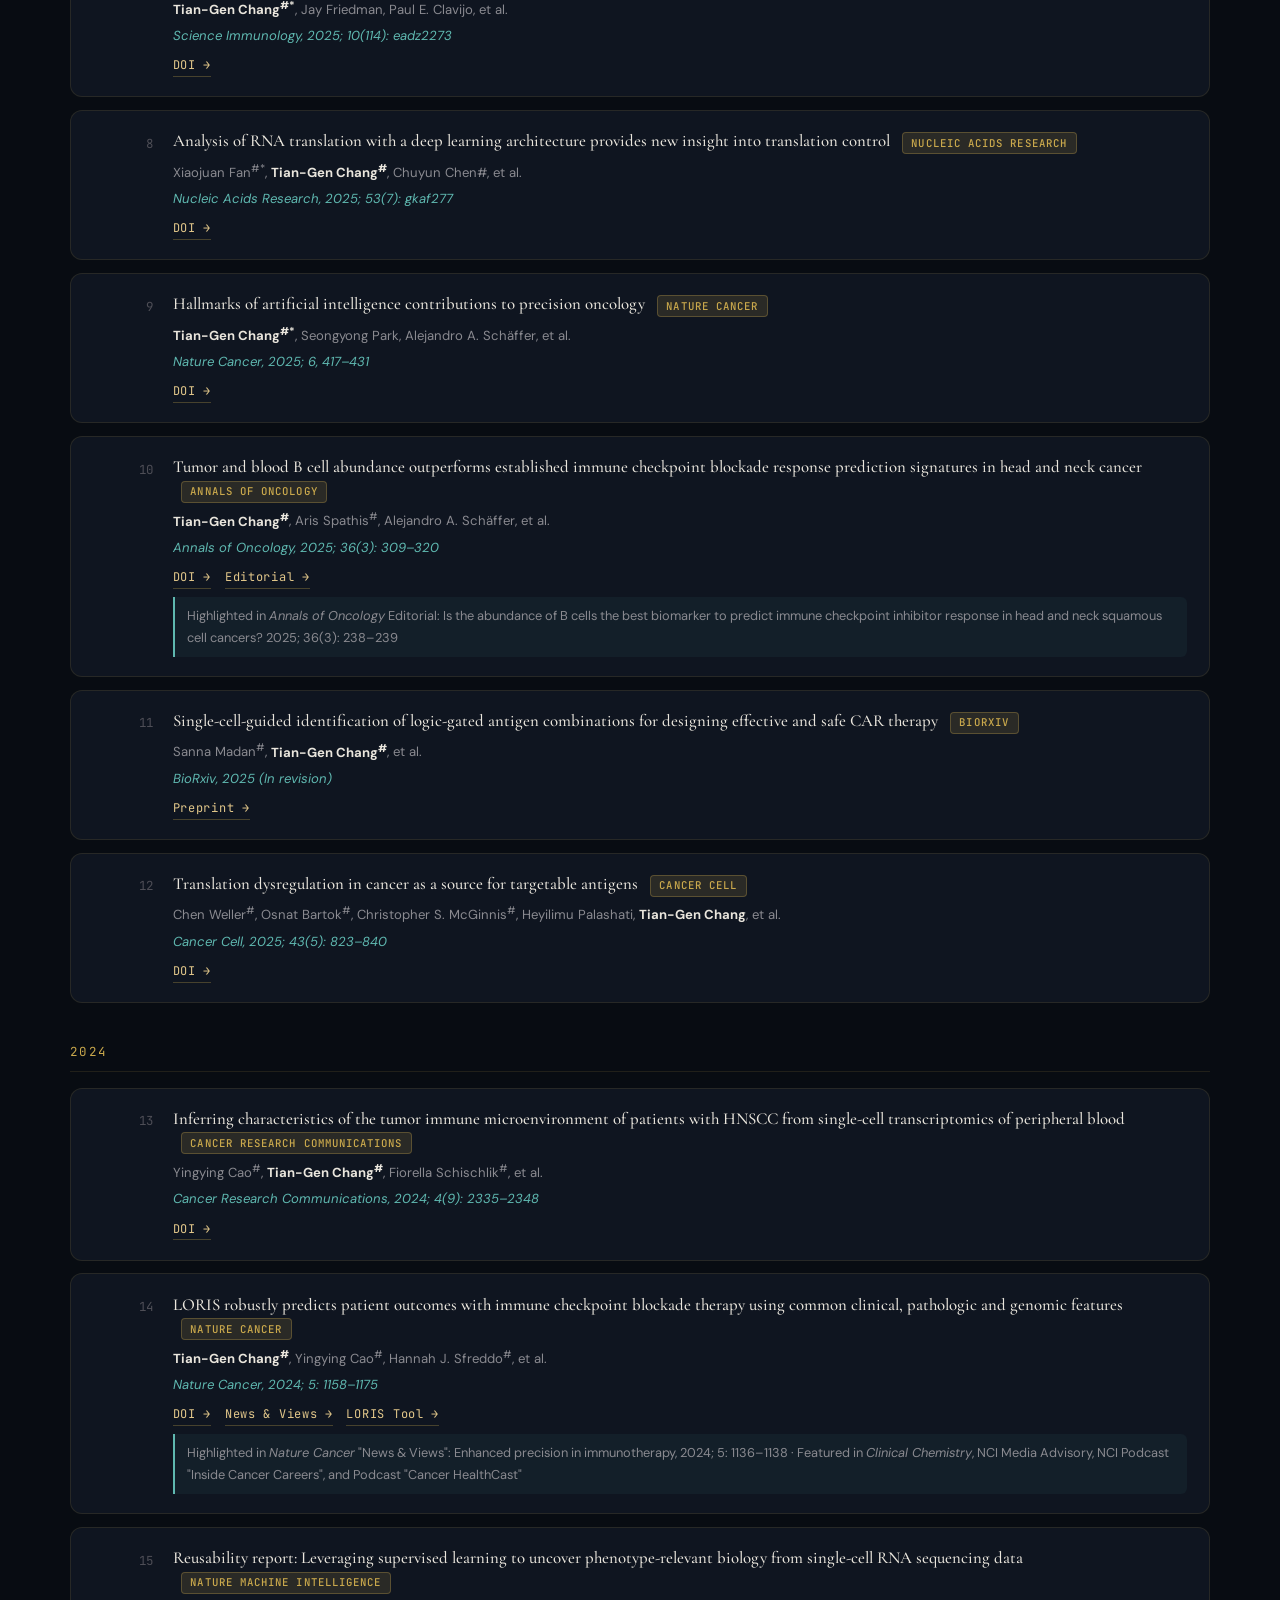
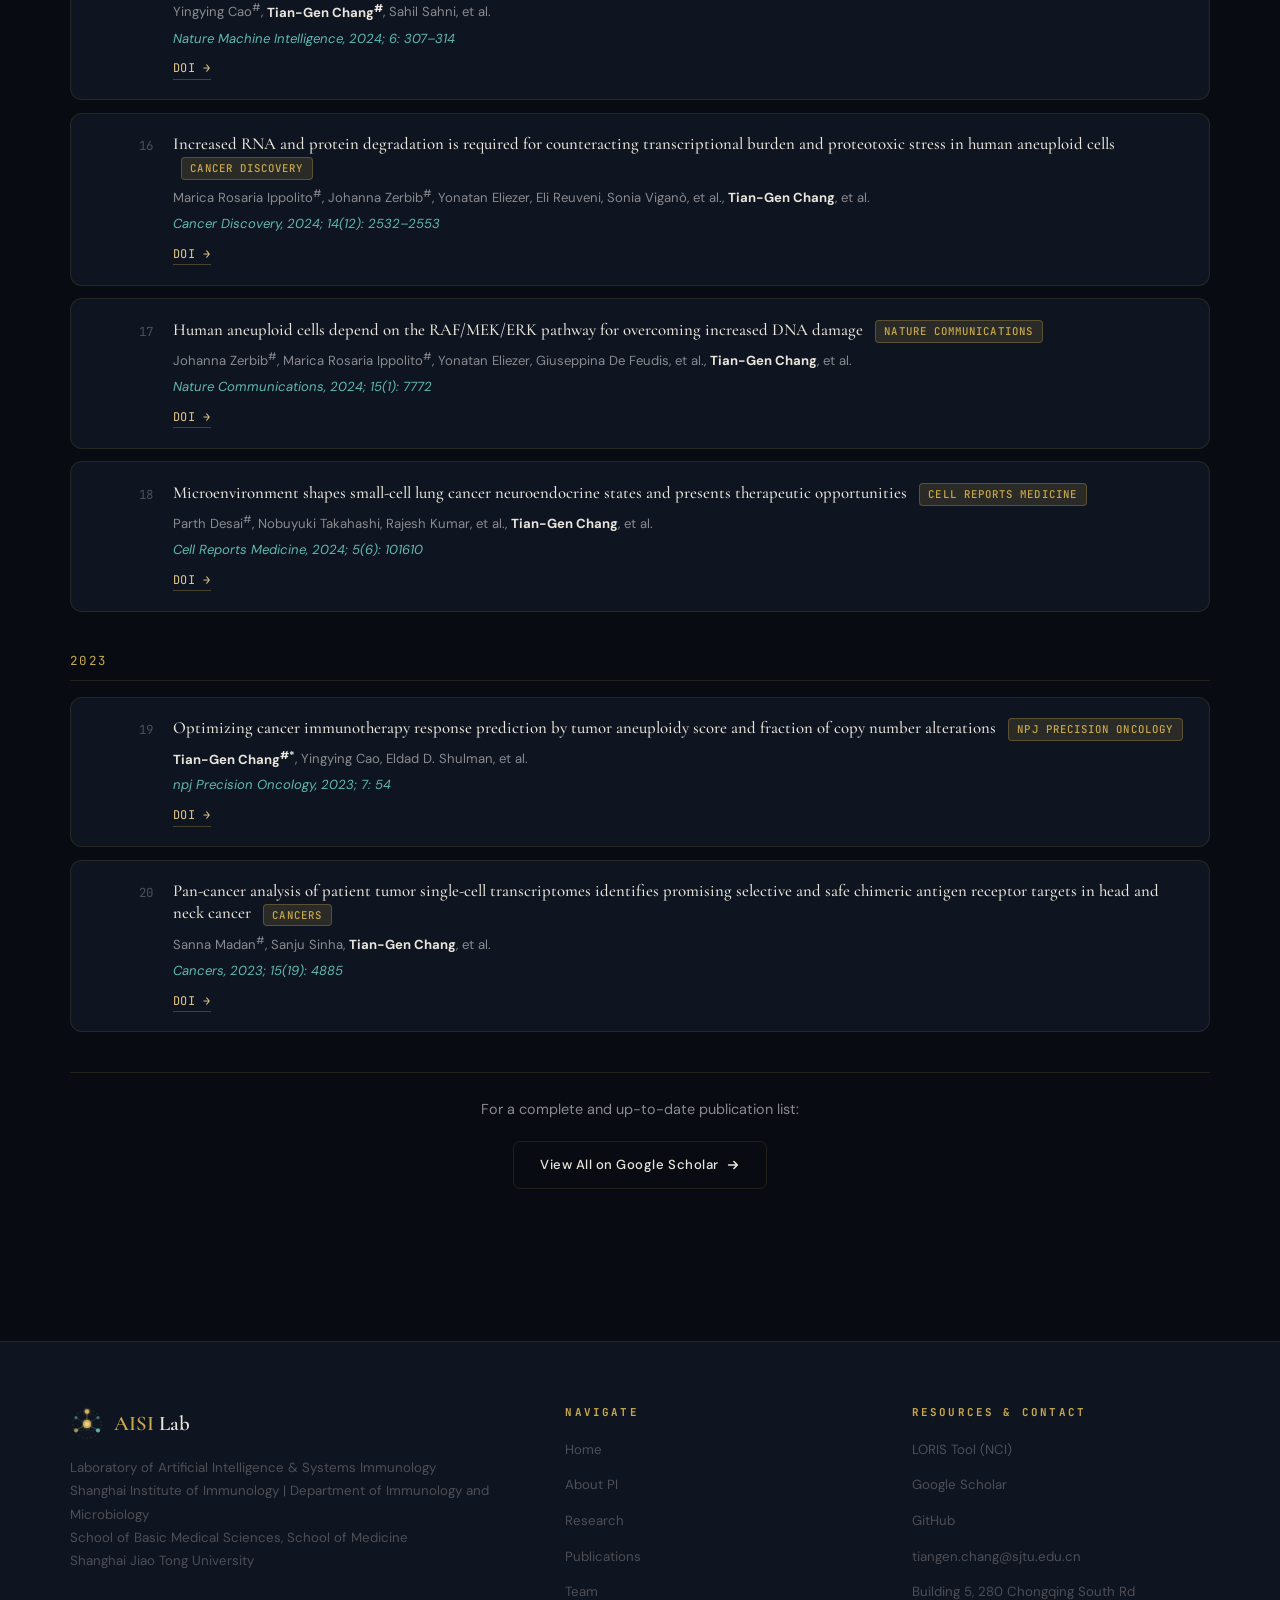
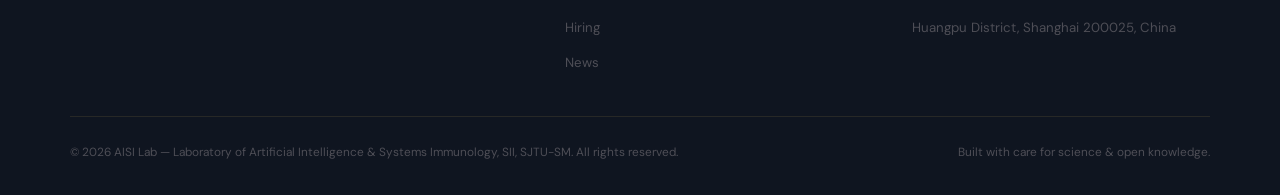
<file: publications.html>
<!DOCTYPE html>
<html lang="en" data-theme="dark">
<head>
  <meta charset="utf-8"/>
  <meta name="viewport" content="width=device-width, initial-scale=1.0"/>
  <title>Publications — AISI Lab</title>
  <meta name="description" content="Publications from the AISI Lab — Dr. Tiangen Chang. Papers in Nature Cancer, Science Immunology, Annals of Oncology, Cancer Cell, and more."/>
  <link rel="icon" href="images/logos/logo-mark.svg" type="image/svg+xml"/>
  <link rel="stylesheet" href="css/style.css"/>
</head>
<body>

<!-- nav injected by components.js -->

<section class="page-hero">
  <div class="section-inner">
    <h1 class="page-title reveal">Selected Publications</h1>
    <p class="page-subtitle reveal">
      Papers from the predict–mechanism–therapy continuum.<br>
      <span style="font-size:.88em; color:var(--color-text-muted);"># First author · * Corresponding author. Lab PI's name in <strong style="color:var(--color-text);">bold</strong>.</span>
    </p>
  </div>
</section>

<section>
  <div class="section-inner">

    <!-- Filter buttons -->
    <div class="pub-filters reveal">
      <button class="pub-filter-btn active" data-filter="all">All Papers</button>
      <button class="pub-filter-btn" data-filter="first">First / Corresponding</button>
      <button class="pub-filter-btn" data-filter="highlighted">Highlighted</button>
      <button class="pub-filter-btn" data-filter="ai">Predictive AI</button>
      <button class="pub-filter-btn" data-filter="mechanisms">Mechanisms</button>
      <button class="pub-filter-btn" data-filter="design">Therapy Design</button>
    </div>

    <!-- ── 2026 ── -->
    <div class="pub-year-group reveal">
      <div class="pub-year-heading">2026</div>

      <div class="pub-card" data-tags="all,first,ai">
        <div class="pub-num"></div>
        <div class="pub-content">
          <h4>Liquid surrogates of spatial tumor ecosystems
            <span class="pub-badge pub-badge-highlight">Cell Research</span>
          </h4>
          <p class="pub-authors"><strong>Tian-Gen Chang<sup>#</sup></strong>, Eldad D. Shulman<sup>#</sup>, Eytan Ruppin<sup>*</sup>.</p>
          <p class="pub-journal">Cell Research, 2026</p>
          <div class="pub-links">
            <a href="https://www.nature.com/articles/s41422-026-01270-4" target="_blank" rel="noopener">DOI →</a>
          </div>
        </div>
      </div>

      <div class="pub-card" data-tags="all,ai">
        <div class="pub-num"></div>
        <div class="pub-content">
          <h4>Predicting neoadjuvant breast cancer therapy response using BRIDGE from tumor transcriptomics and histopathology
            <span class="pub-badge pub-badge-highlight">Annals of Oncology</span>
          </h4>
          <p class="pub-authors">Thomas Cantore<sup>#*</sup>, Danh-Tai Hoang, Lipika R. Pal, Amos Stemmer, <strong>Tian-Gen Chang</strong>, et al.</p>
          <p class="pub-journal">Annals of Oncology, 2026</p>
          <div class="pub-links">
            <a href="https://doi.org/10.1016/j.annonc.2026.05.700" target="_blank" rel="noopener">DOI →</a>
          </div>
        </div>
      </div>

      <div class="pub-card" data-tags="all,first,highlighted,ai">
        <div class="pub-num"></div>
        <div class="pub-content">
          <h4>AI-driven pathology and blood-based biomarkers: a golden opportunity to democratize precision oncology
            <span class="pub-badge pub-badge-highlight">Cancer Discovery</span>
          </h4>
          <p class="pub-authors">Danh-Tai Hoang<sup>#*</sup>, <strong>Tian-Gen Chang<sup>#*</sup></strong>, Cristina R. Ferrone, et al.</p>
          <p class="pub-journal">Cancer Discovery, 2026; 16 (5): 852–856</p>
          <div class="pub-links">
            <a href="https://doi.org/10.1158/2159-8290.CD-25-2065" target="_blank" rel="noopener">DOI →</a>
          </div>
        </div>
      </div>

      <div class="pub-card" data-tags="all,ai">
        <div class="pub-num"></div>
        <div class="pub-content">
          <h4>AI-predicted spatial transcriptomics unlocks breast cancer biomarkers from pathology
            <span class="pub-badge pub-badge-highlight">Cell</span>
          </h4>
          <p class="pub-authors">Eldad D. Shulman<sup>#*</sup>, Emma M. Campagnolo<sup>#</sup>, Roshan Lodha, Amos Stemmer, Thomas Cantore, Beibei Ru, <strong>Tian-Gen Chang</strong>, et al.</p>
          <p class="pub-journal">Cell, 2026</p>
          <div class="pub-links">
            <a href="https://doi.org/10.1016/j.cell.2026.04.023" target="_blank" rel="noopener">DOI →</a>
          </div>
        </div>
      </div>

      <div class="pub-card" data-tags="all,mechanisms">
        <div class="pub-num"></div>
        <div class="pub-content">
          <h4>Mapping Intratumor Heterogeneity Across Layers for Advancing Immunotherapy
            <span class="pub-badge pub-badge-highlight">Cell</span>
          </h4>
          <p class="pub-authors">Jean-Christophe Marine<sup>#</sup>, Osnat Bartok, Shira Sagie, Pietro Paolo Vitiello, Alberto Bardelli, Chen Weller, <strong>Tian-Gen Chang</strong>, et al.</p>
          <p class="pub-journal">Cell, 2026; 189(8): 2416-2440</p>
          <div class="pub-links">
            <a href="https://doi.org/10.1016/j.cell.2026.03.025" target="_blank" rel="noopener">DOI →</a>
          </div>
        </div>
      </div>

      <div class="pub-card" data-tags="all,first">
        <div class="pub-num"></div>
        <div class="pub-content">
          <h4>Quantitative modeling reveals SHR-SCR and auxin balance as a regulatory axis for C3 and C4 leaf vein patterning
            <span class="pub-badge pub-badge-highlight">Science China Life Sciences</span>
          </h4>
          <p class="pub-authors">Wentao Dong<sup>#*</sup>, <strong>Tian-Gen Chang<sup>#</sup></strong>, Peng Wang, Nan Yu<sup>*</sup>, Ertao Wang<sup>*</sup></p>
          <p class="pub-journal">Science China Life Sciences, 2026</p>
          <div class="pub-links">
            <a href="https://doi.org/10.1007/s11427-025-3317-5" target="_blank" rel="noopener">DOI →</a>
          </div>
        </div>
      </div>

    </div>

    <!-- ── 2025 ── -->
    <div class="pub-year-group reveal">
      <div class="pub-year-heading">2025</div>

      <div class="pub-card" data-tags="all,first,highlighted,mechanisms">
        <div class="pub-num"></div>
        <div class="pub-content">
          <h4>Hypoxia-Induced EGR1 Remodels Neutrophils to Suppress Anti-Tumor Immunity
            <span class="pub-badge pub-badge-highlight">Science Immunology</span>
          </h4>
          <p class="pub-authors"><strong>Tian-Gen Chang<sup>#*</sup></strong>, Jay Friedman, Paul E. Clavijo, et al.</p>
          <p class="pub-journal">Science Immunology, 2025; 10(114): eadz2273</p>
          <div class="pub-links">
            <a href="https://www.science.org/doi/10.1126/sciimmunol.adz2273" target="_blank" rel="noopener">DOI →</a>
          </div>
        </div>
      </div>

      <div class="pub-card" data-tags="all,first,ai">
        <div class="pub-num"></div>
        <div class="pub-content">
          <h4>Analysis of RNA translation with a deep learning architecture provides new insight into translation control
            <span class="pub-badge pub-badge-highlight">Nucleic Acids Research</span>
          </h4>
          <p class="pub-authors">Xiaojuan Fan<sup>#*</sup>, <strong>Tian-Gen Chang<sup>#</sup></strong>, Chuyun Chen#, et al.</p>
          <p class="pub-journal">Nucleic Acids Research, 2025; 53(7): gkaf277</p>
          <div class="pub-links">
            <a href="https://doi.org/10.1093/nar/gkaf277" target="_blank" rel="noopener">DOI →</a>
          </div>
        </div>
      </div>

      <div class="pub-card" data-tags="all,first,highlighted,ai">
        <div class="pub-num"></div>
        <div class="pub-content">
          <h4>Hallmarks of artificial intelligence contributions to precision oncology
            <span class="pub-badge pub-badge-highlight">Nature Cancer</span>
          </h4>
          <p class="pub-authors"><strong>Tian-Gen Chang<sup>#*</sup></strong>, Seongyong Park, Alejandro A. Schäffer, et al.</p>
          <p class="pub-journal">Nature Cancer, 2025; 6, 417–431</p>
          <div class="pub-links">
            <a href="https://www.nature.com/articles/s43018-025-00917-2" target="_blank" rel="noopener">DOI →</a>
          </div>
        </div>
      </div>

      <div class="pub-card" data-tags="all,first,highlighted,ai">
        <div class="pub-num"></div>
        <div class="pub-content">
          <h4>Tumor and blood B cell abundance outperforms established immune checkpoint blockade response prediction signatures in head and neck cancer
            <span class="pub-badge pub-badge-highlight">Annals of Oncology</span>
          </h4>
          <p class="pub-authors"><strong>Tian-Gen Chang<sup>#</sup></strong>, Aris Spathis<sup>#</sup>, Alejandro A. Schäffer, et al.</p>
          <p class="pub-journal">Annals of Oncology, 2025; 36(3): 309–320</p>
          <div class="pub-links">
            <a href="https://doi.org/10.1016/j.annonc.2024.11.008" target="_blank" rel="noopener">DOI →</a>
            <a href="https://doi.org/10.1016/j.annonc.2025.01.003" target="_blank" rel="noopener">Editorial →</a>
          </div>
          <div class="pub-note">
            Highlighted in <em>Annals of Oncology</em> Editorial: Is the abundance of B cells the best biomarker to predict immune checkpoint inhibitor response in head and neck squamous cell cancers? 2025; 36(3): 238–239
          </div>
        </div>
      </div>

      <div class="pub-card" data-tags="all,first,design">
        <div class="pub-num"></div>
        <div class="pub-content">
          <h4>Single-cell-guided identification of logic-gated antigen combinations for designing effective and safe CAR therapy
            <span class="pub-badge pub-badge-highlight">BioRxiv</span>
          </h4>
          <p class="pub-authors">Sanna Madan<sup>#</sup>, <strong>Tian-Gen Chang<sup>#</sup></strong>, et al.</p>
          <p class="pub-journal">BioRxiv, 2025 (In revision)</p>
          <div class="pub-links">
            <a href="https://doi.org/10.1101/2025.03.19.644074" target="_blank" rel="noopener">Preprint →</a>
          </div>
        </div>
      </div>

      <div class="pub-card" data-tags="all,mechanisms">
        <div class="pub-num"></div>
        <div class="pub-content">
          <h4>Translation dysregulation in cancer as a source for targetable antigens
            <span class="pub-badge pub-badge-highlight">Cancer Cell</span>
          </h4>
          <p class="pub-authors">Chen Weller<sup>#</sup>, Osnat Bartok<sup>#</sup>, Christopher S. McGinnis<sup>#</sup>, Heyilimu Palashati, <strong>Tian-Gen Chang</strong>, et al.</p>
          <p class="pub-journal">Cancer Cell, 2025; 43(5): 823–840</p>
          <div class="pub-links">
            <a href="https://www.cell.com/cancer-cell/fulltext/S1535-6108(25)00082-0" target="_blank" rel="noopener">DOI →</a>
          </div>
        </div>
      </div>
    </div>

    <!-- ── 2024 ── -->
    <div class="pub-year-group reveal">
      <div class="pub-year-heading">2024</div>

      <div class="pub-card" data-tags="all,first,ai">
        <div class="pub-num"></div>
        <div class="pub-content">
          <h4>Inferring characteristics of the tumor immune microenvironment of patients with HNSCC from single-cell transcriptomics of peripheral blood
            <span class="pub-badge pub-badge-highlight">Cancer Research Communications</span>
          </h4>
          <p class="pub-authors">Yingying Cao<sup>#</sup>, <strong>Tian-Gen Chang<sup>#</sup></strong>, Fiorella Schischlik<sup>#</sup>, et al.</p>
          <p class="pub-journal">Cancer Research Communications, 2024; 4(9): 2335–2348</p>
          <div class="pub-links">
            <a href="https://doi.org/10.1158/2767-9764.CRC-24-0092" target="_blank" rel="noopener">DOI →</a>
          </div>
        </div>
      </div>

      <div class="pub-card" data-tags="all,first,highlighted,ai">
        <div class="pub-num"></div>
        <div class="pub-content">
          <h4>LORIS robustly predicts patient outcomes with immune checkpoint blockade therapy using common clinical, pathologic and genomic features
            <span class="pub-badge pub-badge-highlight">Nature Cancer</span>
          </h4>
          <p class="pub-authors"><strong>Tian-Gen Chang<sup>#</sup></strong>, Yingying Cao<sup>#</sup>, Hannah J. Sfreddo<sup>#</sup>, et al.</p>
          <p class="pub-journal">Nature Cancer, 2024; 5: 1158–1175</p>
          <div class="pub-links">
            <a href="https://doi.org/10.1038/s43018-024-00772-7" target="_blank" rel="noopener">DOI →</a>
            <a href="https://doi.org/10.1038/s43018-024-00802-4" target="_blank" rel="noopener">News &amp; Views →</a>
            <a href="https://loris.ccr.cancer.gov/" target="_blank" rel="noopener">LORIS Tool →</a>
          </div>
          <div class="pub-note">
            Highlighted in <em>Nature Cancer</em> "News &amp; Views": Enhanced precision in immunotherapy, 2024; 5: 1136–1138 · Featured in <em>Clinical Chemistry</em>, NCI Media Advisory, NCI Podcast "Inside Cancer Careers", and Podcast "Cancer HealthCast"
          </div>
        </div>
      </div>

      <div class="pub-card" data-tags="all,first,ai">
        <div class="pub-num"></div>
        <div class="pub-content">
          <h4>Reusability report: Leveraging supervised learning to uncover phenotype-relevant biology from single-cell RNA sequencing data
            <span class="pub-badge pub-badge-highlight">Nature Machine Intelligence</span>
          </h4>
          <p class="pub-authors">Yingying Cao<sup>#</sup>, <strong>Tian-Gen Chang<sup>#</sup></strong>, Sahil Sahni, et al.</p>
          <p class="pub-journal">Nature Machine Intelligence, 2024; 6: 307–314</p>
          <div class="pub-links">
            <a href="https://doi.org/10.1038/s42256-024-00804-y" target="_blank" rel="noopener">DOI →</a>
          </div>
        </div>
      </div>

      <div class="pub-card" data-tags="all,mechanisms">
        <div class="pub-num"></div>
        <div class="pub-content">
          <h4>Increased RNA and protein degradation is required for counteracting transcriptional burden and proteotoxic stress in human aneuploid cells
            <span class="pub-badge pub-badge-highlight">Cancer Discovery</span>
          </h4>
          <p class="pub-authors">Marica Rosaria Ippolito<sup>#</sup>, Johanna Zerbib<sup>#</sup>, Yonatan Eliezer, Eli Reuveni, Sonia Viganò, et al., <strong>Tian-Gen Chang</strong>, et al.</p>
          <p class="pub-journal">Cancer Discovery, 2024; 14(12): 2532–2553</p>
          <div class="pub-links">
            <a href="https://doi.org/10.1158/2159-8290.CD-23-0309" target="_blank" rel="noopener">DOI →</a>
          </div>
        </div>
      </div>

      <div class="pub-card" data-tags="all,mechanisms">
        <div class="pub-num"></div>
        <div class="pub-content">
          <h4>Human aneuploid cells depend on the RAF/MEK/ERK pathway for overcoming increased DNA damage
            <span class="pub-badge pub-badge-highlight">Nature Communications</span>
          </h4>
          <p class="pub-authors">Johanna Zerbib<sup>#</sup>, Marica Rosaria Ippolito<sup>#</sup>, Yonatan Eliezer, Giuseppina De Feudis, et al., <strong>Tian-Gen Chang</strong>, et al.</p>
          <p class="pub-journal">Nature Communications, 2024; 15(1): 7772</p>
          <div class="pub-links">
            <a href="https://doi.org/10.1038/s41467-024-52176-x" target="_blank" rel="noopener">DOI →</a>
          </div>
        </div>
      </div>

      <div class="pub-card" data-tags="all,mechanisms">
        <div class="pub-num"></div>
        <div class="pub-content">
          <h4>Microenvironment shapes small-cell lung cancer neuroendocrine states and presents therapeutic opportunities
            <span class="pub-badge pub-badge-highlight">Cell Reports Medicine</span>
          </h4>
          <p class="pub-authors">Parth Desai<sup>#</sup>, Nobuyuki Takahashi, Rajesh Kumar, et al., <strong>Tian-Gen Chang</strong>, et al.</p>
          <p class="pub-journal">Cell Reports Medicine, 2024; 5(6): 101610</p>
          <div class="pub-links">
            <a href="https://doi.org/10.1016/j.xcrm.2024.101610" target="_blank" rel="noopener">DOI →</a>
          </div>
        </div>
      </div>
    </div>

    <!-- ── 2023 ── -->
    <div class="pub-year-group reveal">
      <div class="pub-year-heading">2023</div>

      <div class="pub-card" data-tags="all,first,ai">
        <div class="pub-num"></div>
        <div class="pub-content">
          <h4>Optimizing cancer immunotherapy response prediction by tumor aneuploidy score and fraction of copy number alterations
            <span class="pub-badge pub-badge-highlight">npj Precision Oncology</span>
          </h4>
          <p class="pub-authors"><strong>Tian-Gen Chang<sup>#*</sup></strong>, Yingying Cao, Eldad D. Shulman, et al.</p>
          <p class="pub-journal">npj Precision Oncology, 2023; 7: 54</p>
          <div class="pub-links">
            <a href="https://doi.org/10.1038/s41698-023-00408-6" target="_blank" rel="noopener">DOI →</a>
          </div>
        </div>
      </div>

      <div class="pub-card" data-tags="all,design">
        <div class="pub-num"></div>
        <div class="pub-content">
          <h4>Pan-cancer analysis of patient tumor single-cell transcriptomes identifies promising selective and safe chimeric antigen receptor targets in head and neck cancer
            <span class="pub-badge pub-badge-highlight">Cancers</span>
          </h4>
          <p class="pub-authors">Sanna Madan<sup>#</sup>, Sanju Sinha, <strong>Tian-Gen Chang</strong>, et al.</p>
          <p class="pub-journal">Cancers, 2023; 15(19): 4885</p>
          <div class="pub-links">
            <a href="https://doi.org/10.3390/cancers15194885" target="_blank" rel="noopener">DOI →</a>
          </div>
        </div>
      </div>
    </div>

    <!-- Google Scholar link -->
    <div class="reveal" style="margin-top:2.5rem; text-align:center; padding-top:1.5rem; border-top:1px solid var(--color-border);">
      <p style="color:var(--color-text-muted); font-size:.9rem; margin-bottom:1.2rem;">For a complete and up-to-date publication list:</p>
      <a class="btn btn-outline" href="https://scholar.google.com/citations?user=9PM5gWIAAAAJ&hl=en" target="_blank" rel="noopener">
        View All on Google Scholar
        <svg fill="none" height="14" viewBox="0 0 16 16" width="14"><path d="M3 8h10M9 4l4 4-4 4" stroke="currentColor" stroke-linecap="round" stroke-linejoin="round" stroke-width="1.8"/></svg>
      </a>
    </div>

  </div>
</section>

<!-- footer injected by components.js -->
<script src="js/components.js"></script>
<script src="js/main.js"></script>
</body>
</html>
</file>
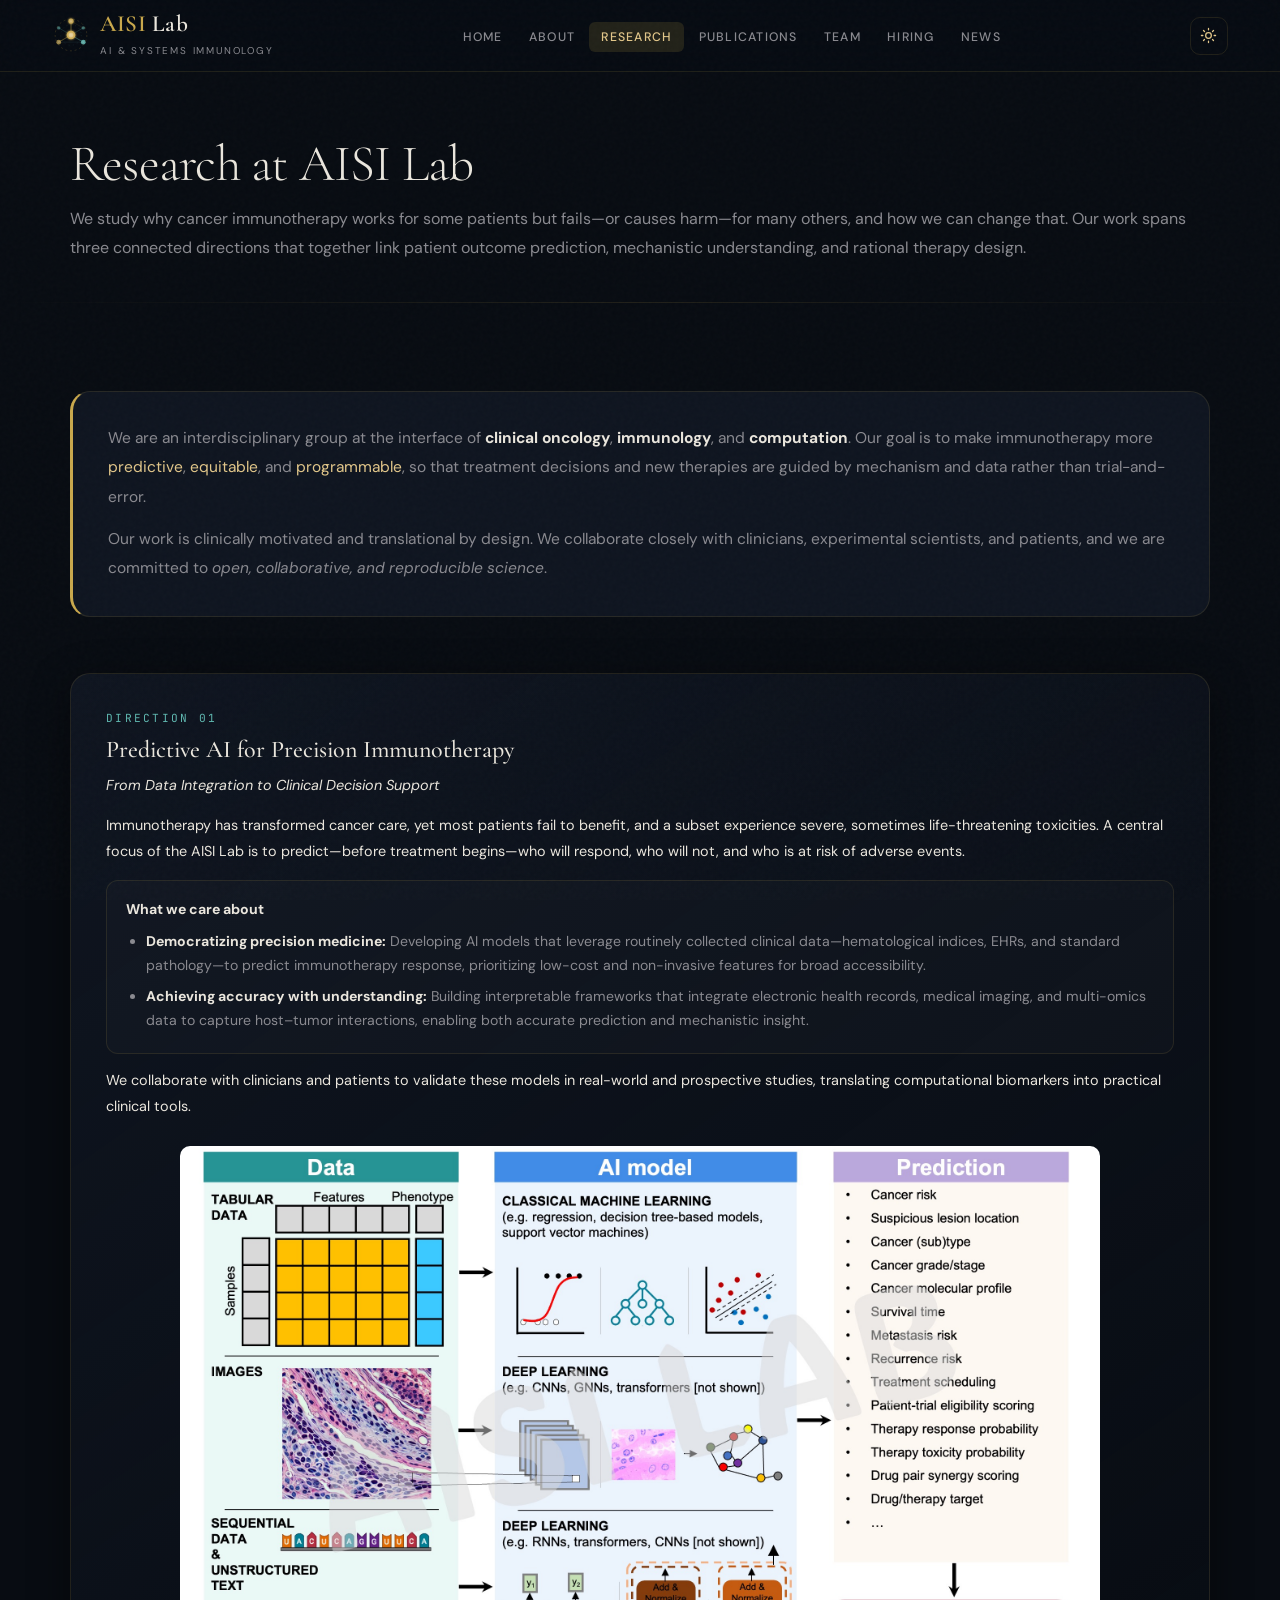
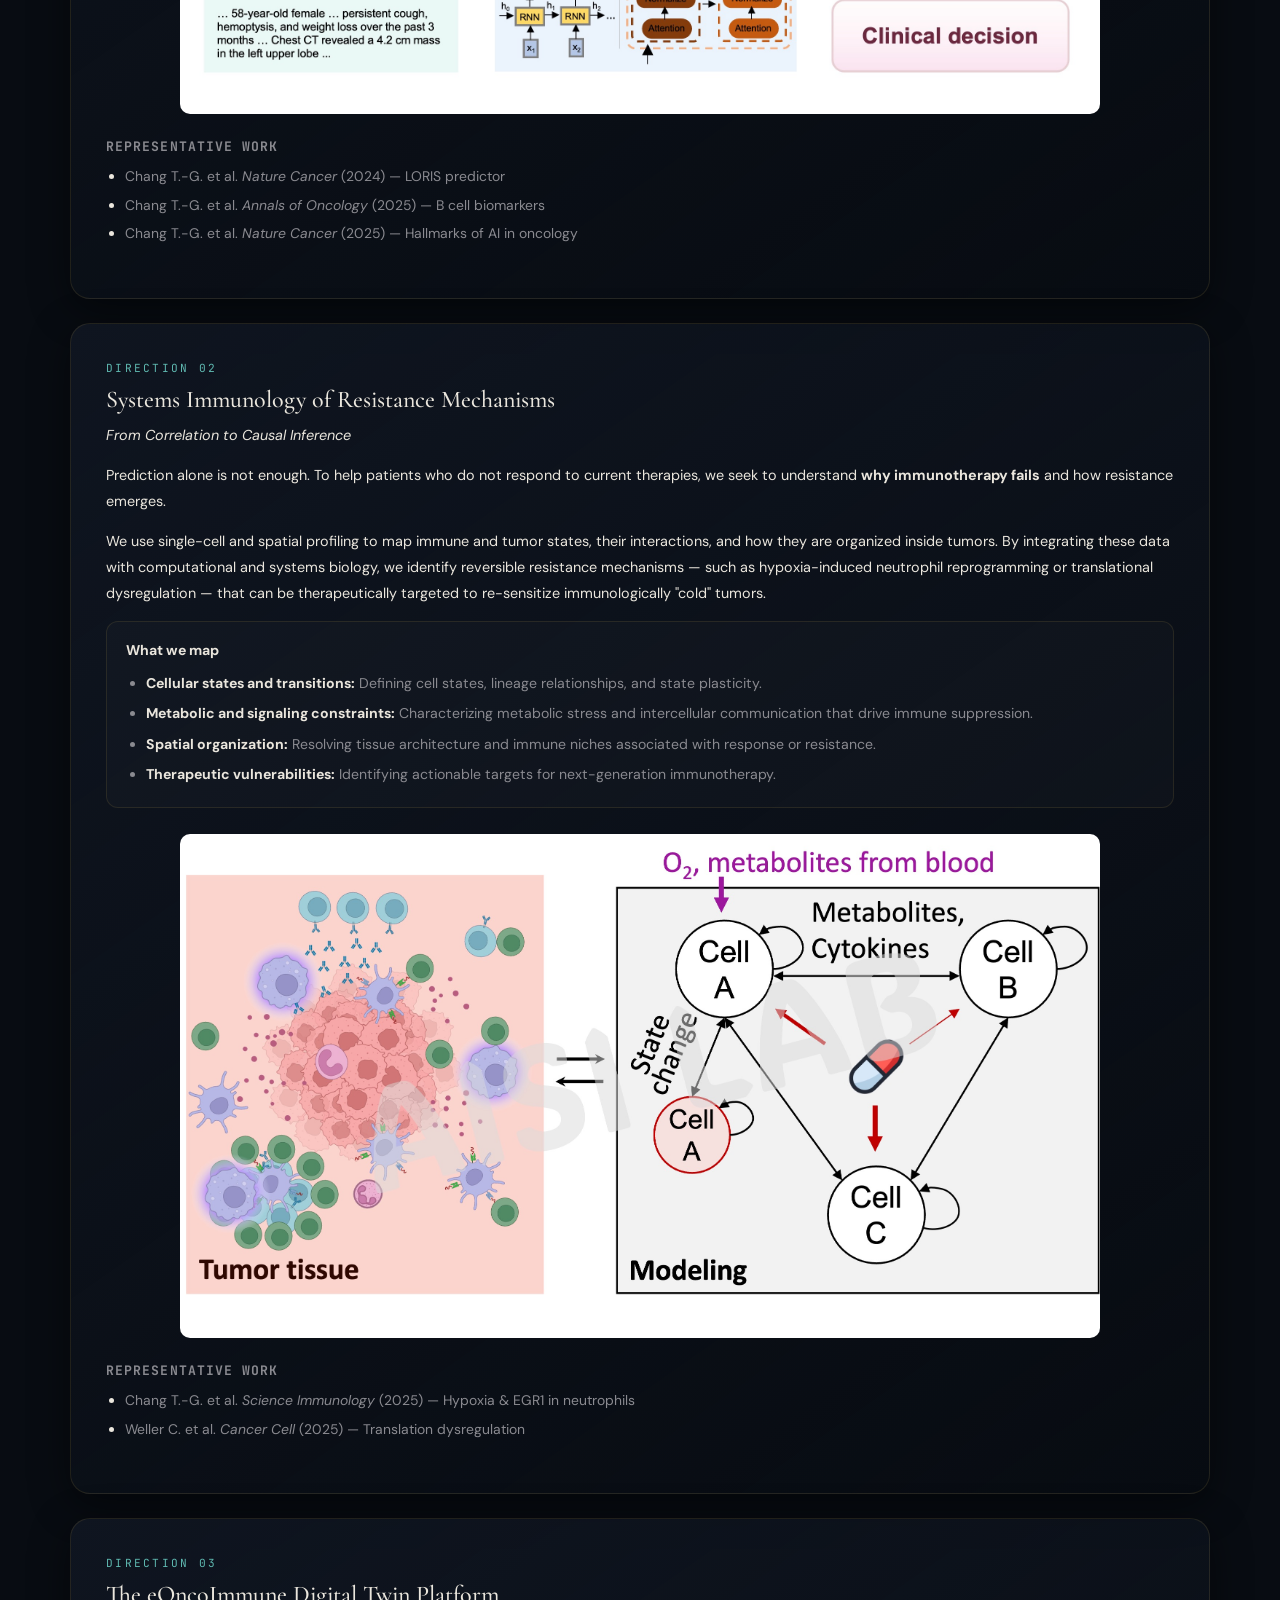
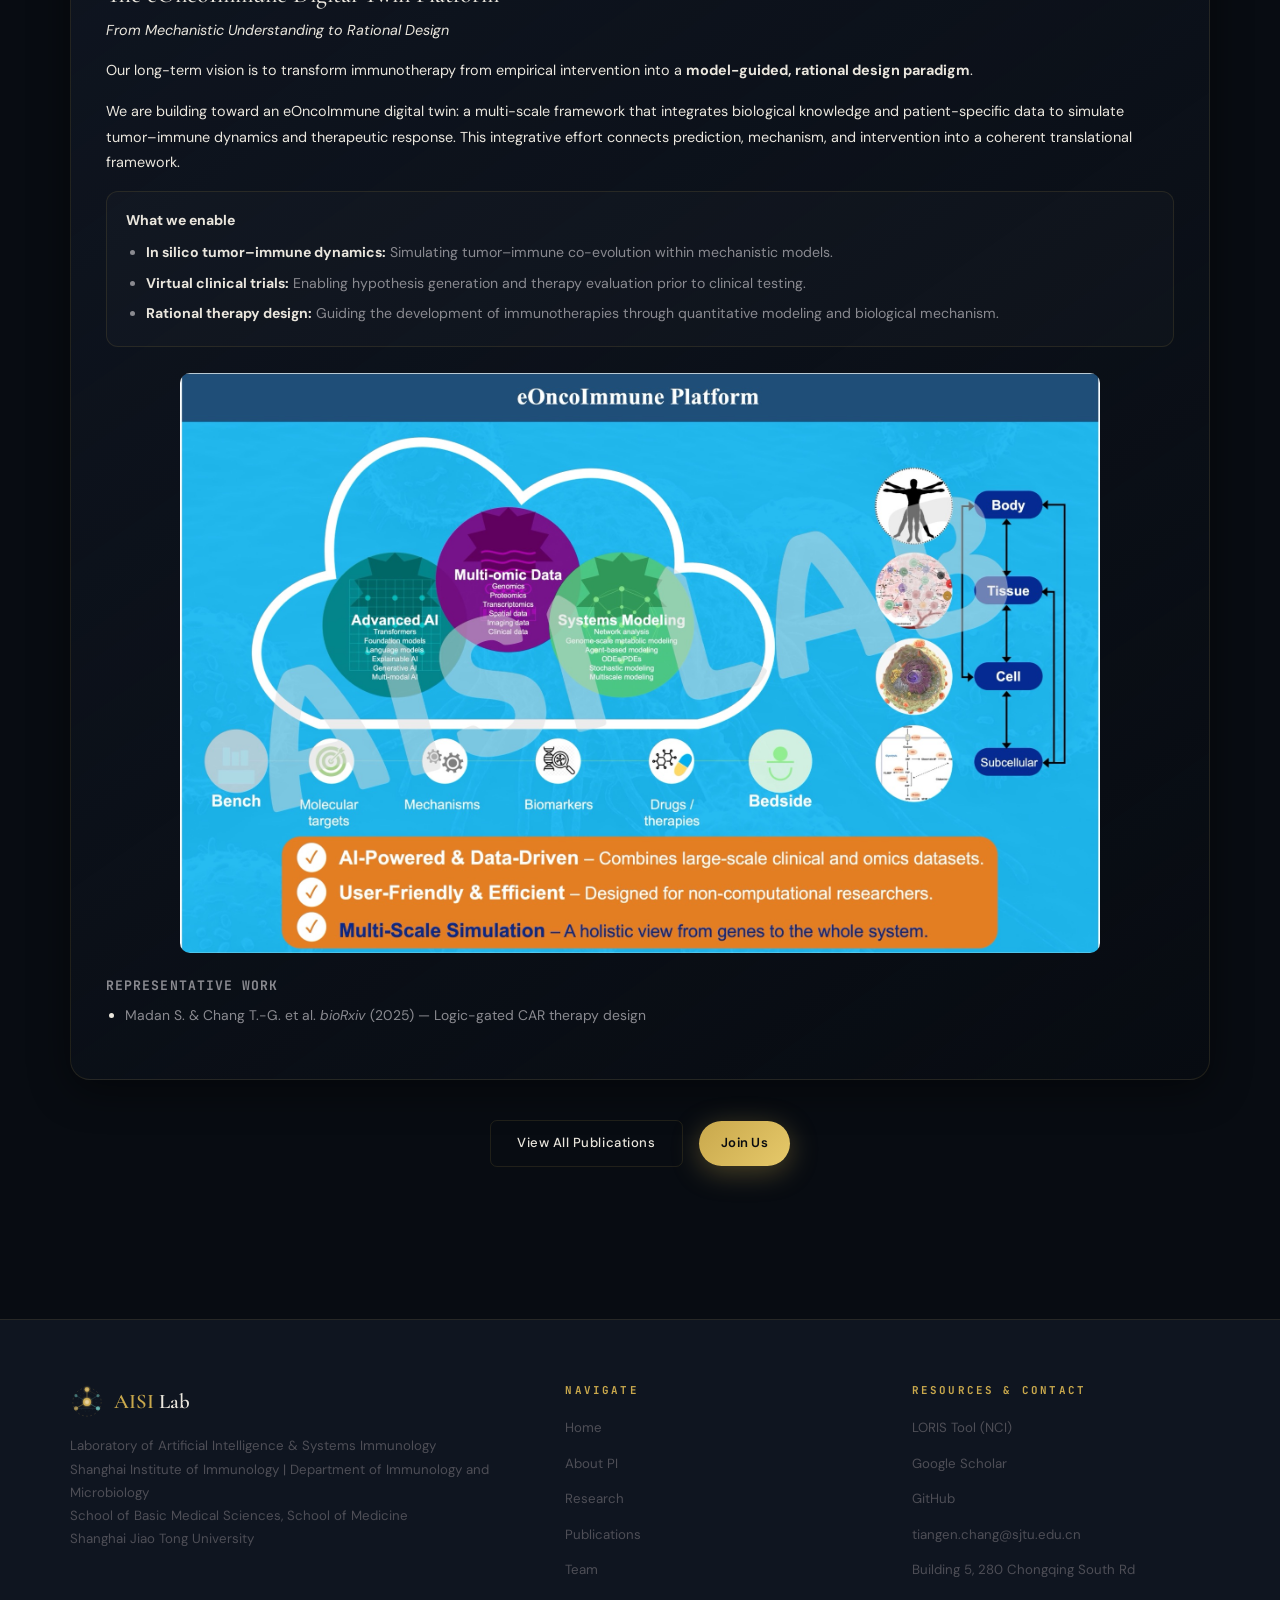
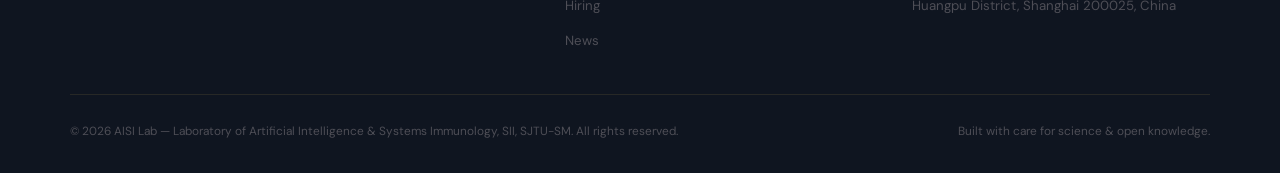
<file: research.html>
<!DOCTYPE html>
<html lang="en" data-theme="dark">
<head>
  <meta charset="utf-8"/>
  <meta name="viewport" content="width=device-width, initial-scale=1.0"/>
  <title>Research — AISI Lab</title>
  <meta name="description" content="Research at the AISI Lab: predictive AI for precision immunotherapy, systems immunology of resistance mechanisms, and the eOncoImmune Digital Twin Platform."/>
  <link rel="icon" href="images/logos/logo-mark.svg" type="image/svg+xml"/>
  <link rel="stylesheet" href="css/style.css"/>
</head>
<body>

<!-- nav injected by components.js -->

<section class="page-hero">
  <div class="section-inner">
    <h1 class="page-title reveal">Research at AISI Lab</h1>
    <p class="page-subtitle reveal">
      We study why cancer immunotherapy works for some patients but fails—or causes harm—for many others, and how we can change that. Our work spans three connected directions that together link patient outcome prediction, mechanistic understanding, and rational therapy design.
    </p>
  </div>
</section>

<section>
  <div class="section-inner">

    <!-- Vision statement -->
    <div class="reveal" style="max-width:none; margin-bottom:3.5rem; padding:2rem 2.2rem; background:var(--color-bg-card); border:1px solid var(--color-border); border-radius:var(--radius-lg); border-left:3px solid var(--color-gold);">
      <p style="font-size:.97rem; color:var(--color-text-muted); line-height:1.9; margin-bottom:.8rem;">
        We are an interdisciplinary group at the interface of <strong style="color:var(--color-text);">clinical oncology</strong>, <strong style="color:var(--color-text);">immunology</strong>, and <strong style="color:var(--color-text);">computation</strong>. Our goal is to make immunotherapy more
        <span class="text-gold">predictive</span>, <span class="text-gold">equitable</span>, and <span class="text-gold">programmable</span>,
        so that treatment decisions and new therapies are guided by mechanism and data rather than trial-and-error.
      </p>
      <p style="font-size:.97rem; color:var(--color-text-muted); line-height:1.9; margin:0;">
        Our work is clinically motivated and translational by design. We collaborate closely with clinicians, experimental scientists, and patients, and we are committed to <em>open, collaborative, and reproducible science</em>.
      </p>
    </div>

    <!-- Direction 1 -->
    <div class="direction-row reveal">
      <div class="direction-content">
        <span class="direction-kicker">Direction 01</span>
        <h3>Predictive AI for Precision Immunotherapy</h3>
        <p class="direction-sub">From Data Integration to Clinical Decision Support</p>

        <p>
          Immunotherapy has transformed cancer care, yet most patients fail to benefit, and a subset experience severe, sometimes life-threatening toxicities. A central focus of the AISI Lab is to predict—before treatment begins—who will respond, who will not, and who is at risk of adverse events.
        </p>

        <div class="mini-card">
          <strong style="color:var(--color-text); display:block; margin-bottom:.5rem;">What we care about</strong>
          <ul>
            <li><strong style="color:var(--color-text);">Democratizing precision medicine:</strong> Developing AI models that leverage routinely collected clinical data—hematological indices, EHRs, and standard pathology—to predict immunotherapy response, prioritizing low-cost and non-invasive features for broad accessibility.</li>
            <li style="margin-top:.4rem;"><strong style="color:var(--color-text);">Achieving accuracy with understanding:</strong> Building interpretable frameworks that integrate electronic health records, medical imaging, and multi-omics data to capture host–tumor interactions, enabling both accurate prediction and mechanistic insight.</li>
          </ul>
        </div>

        <p style="margin-top:.9rem; margin-bottom:0;">
          We collaborate with clinicians and patients to validate these models in real-world and prospective studies, translating computational biomarkers into practical clinical tools.
        </p>

        <div class="figure-card">
          <img src="images/illustrations/Direction1.jpg" alt="Predictive AI for immunotherapy — model diagram">
        </div>

        <div class="rep-work">
          <strong class="rep-title">Representative work</strong>
          <ul class="paper-list">
            <li><a href="https://www.nature.com/articles/s43018-024-00772-7" target="_blank" rel="noopener">Chang T.-G. et al. <em>Nature Cancer</em> (2024) — LORIS predictor</a></li>
            <li><a href="https://www.annalsofoncology.org/article/S0923-7534(24)04914-7/abstract" target="_blank" rel="noopener">Chang T.-G. et al. <em>Annals of Oncology</em> (2025) — B cell biomarkers</a></li>
            <li><a href="https://www.nature.com/articles/s43018-025-00917-2" target="_blank" rel="noopener">Chang T.-G. et al. <em>Nature Cancer</em> (2025) — Hallmarks of AI in oncology</a></li>
          </ul>
        </div>
      </div>
    </div>

    <!-- Direction 2 -->
    <div class="direction-row reveal">
      <div class="direction-content">
        <span class="direction-kicker">Direction 02</span>
        <h3>Systems Immunology of Resistance Mechanisms</h3>
        <p class="direction-sub">From Correlation to Causal Inference</p>

        <p>
          Prediction alone is not enough. To help patients who do not respond to current therapies, we seek to understand <strong>why immunotherapy fails</strong> and how resistance emerges.
        </p>

        <p>
          We use single-cell and spatial profiling to map immune and tumor states, their interactions, and how they are organized inside tumors. By integrating these data with computational and systems biology, we identify reversible resistance mechanisms — such as hypoxia-induced neutrophil reprogramming or translational dysregulation — that can be therapeutically targeted to re-sensitize immunologically "cold" tumors.
        </p>

        <div class="mini-card">
          <strong style="color:var(--color-text); display:block; margin-bottom:.4rem;">What we map</strong>
          <ul>
            <li><strong style="color:var(--color-text);">Cellular states and transitions:</strong> Defining cell states, lineage relationships, and state plasticity.</li>
            <li style="margin-top:.4rem;"><strong style="color:var(--color-text);">Metabolic and signaling constraints:</strong> Characterizing metabolic stress and intercellular communication that drive immune suppression.</li>
            <li style="margin-top:.4rem;"><strong style="color:var(--color-text);">Spatial organization:</strong> Resolving tissue architecture and immune niches associated with response or resistance.</li>
            <li style="margin-top:.4rem;"><strong style="color:var(--color-text);">Therapeutic vulnerabilities:</strong> Identifying actionable targets for next-generation immunotherapy.</li>
          </ul>
        </div>

        <div class="figure-card">
          <img src="images/illustrations/Direction2.jpg" alt="Single-cell and spatial profiling of tumor-immune interactions">
        </div>

        <div class="rep-work">
          <strong class="rep-title">Representative work</strong>
          <ul class="paper-list">
            <li><a href="https://www.science.org/doi/10.1126/sciimmunol.adz2273" target="_blank" rel="noopener">Chang T.-G. et al. <em>Science Immunology</em> (2025) — Hypoxia &amp; EGR1 in neutrophils</a></li>
            <li><a href="https://www.cell.com/cancer-cell/fulltext/S1535-6108(25)00082-0" target="_blank" rel="noopener">Weller C. et al. <em>Cancer Cell</em> (2025) — Translation dysregulation</a></li>
          </ul>
        </div>
      </div>
    </div>

    <!-- Direction 3 -->
    <div class="direction-row reveal">
      <div class="direction-content">
        <span class="direction-kicker">Direction 03</span>
        <h3>The eOncoImmune Digital Twin Platform</h3>
        <p class="direction-sub">From Mechanistic Understanding to Rational Design</p>

        <p>
          Our long-term vision is to transform immunotherapy from empirical intervention into a <strong>model-guided, rational design paradigm</strong>.
        </p>

        <p>
          We are building toward an eOncoImmune digital twin: a multi-scale framework that integrates biological knowledge and patient-specific data to simulate tumor–immune dynamics and therapeutic response. This integrative effort connects prediction, mechanism, and intervention into a coherent translational framework.
        </p>

        <div class="mini-card">
        <strong style="color:var(--color-text); display:block; margin-bottom:.4rem;">What we enable</strong>
          <ul>
            <li><strong style="color:var(--color-text);">In silico tumor–immune dynamics:</strong> Simulating tumor–immune co-evolution within mechanistic models.</li>
            <li style="margin-top:.4rem;"><strong style="color:var(--color-text);">Virtual clinical trials:</strong> Enabling hypothesis generation and therapy evaluation prior to clinical testing.</li>
            <li style="margin-top:.4rem;"><strong style="color:var(--color-text);">Rational therapy design:</strong> Guiding the development of immunotherapies through quantitative modeling and biological mechanism.</li>
          </ul>
        </div>

        <div class="figure-card">
          <img src="images/illustrations/Direction3.jpg" alt="Digital twin platform for immunotherapy design">
        </div>

        <div class="rep-work">
          <strong class="rep-title">Representative work</strong>
          <ul class="paper-list">
            <li><a href="https://doi.org/10.1101/2025.03.19.644074" target="_blank" rel="noopener">Madan S. &amp; Chang T.-G. et al. <em>bioRxiv</em> (2025) — Logic-gated CAR therapy design</a></li>
          </ul>
        </div>
      </div>
    </div>

    <!-- CTA -->
    <div class="cta-row reveal" style="margin-top:2.5rem; justify-content:center;">
      <a href="publications.html" class="btn btn-outline">View All Publications</a>
      <a href="hiring.html" class="btn btn-primary">Join Us</a>
    </div>

  </div>
</section>

<!-- footer injected by components.js -->
<script src="js/components.js"></script>
<script src="js/main.js"></script>
</body>
</html>
</file>
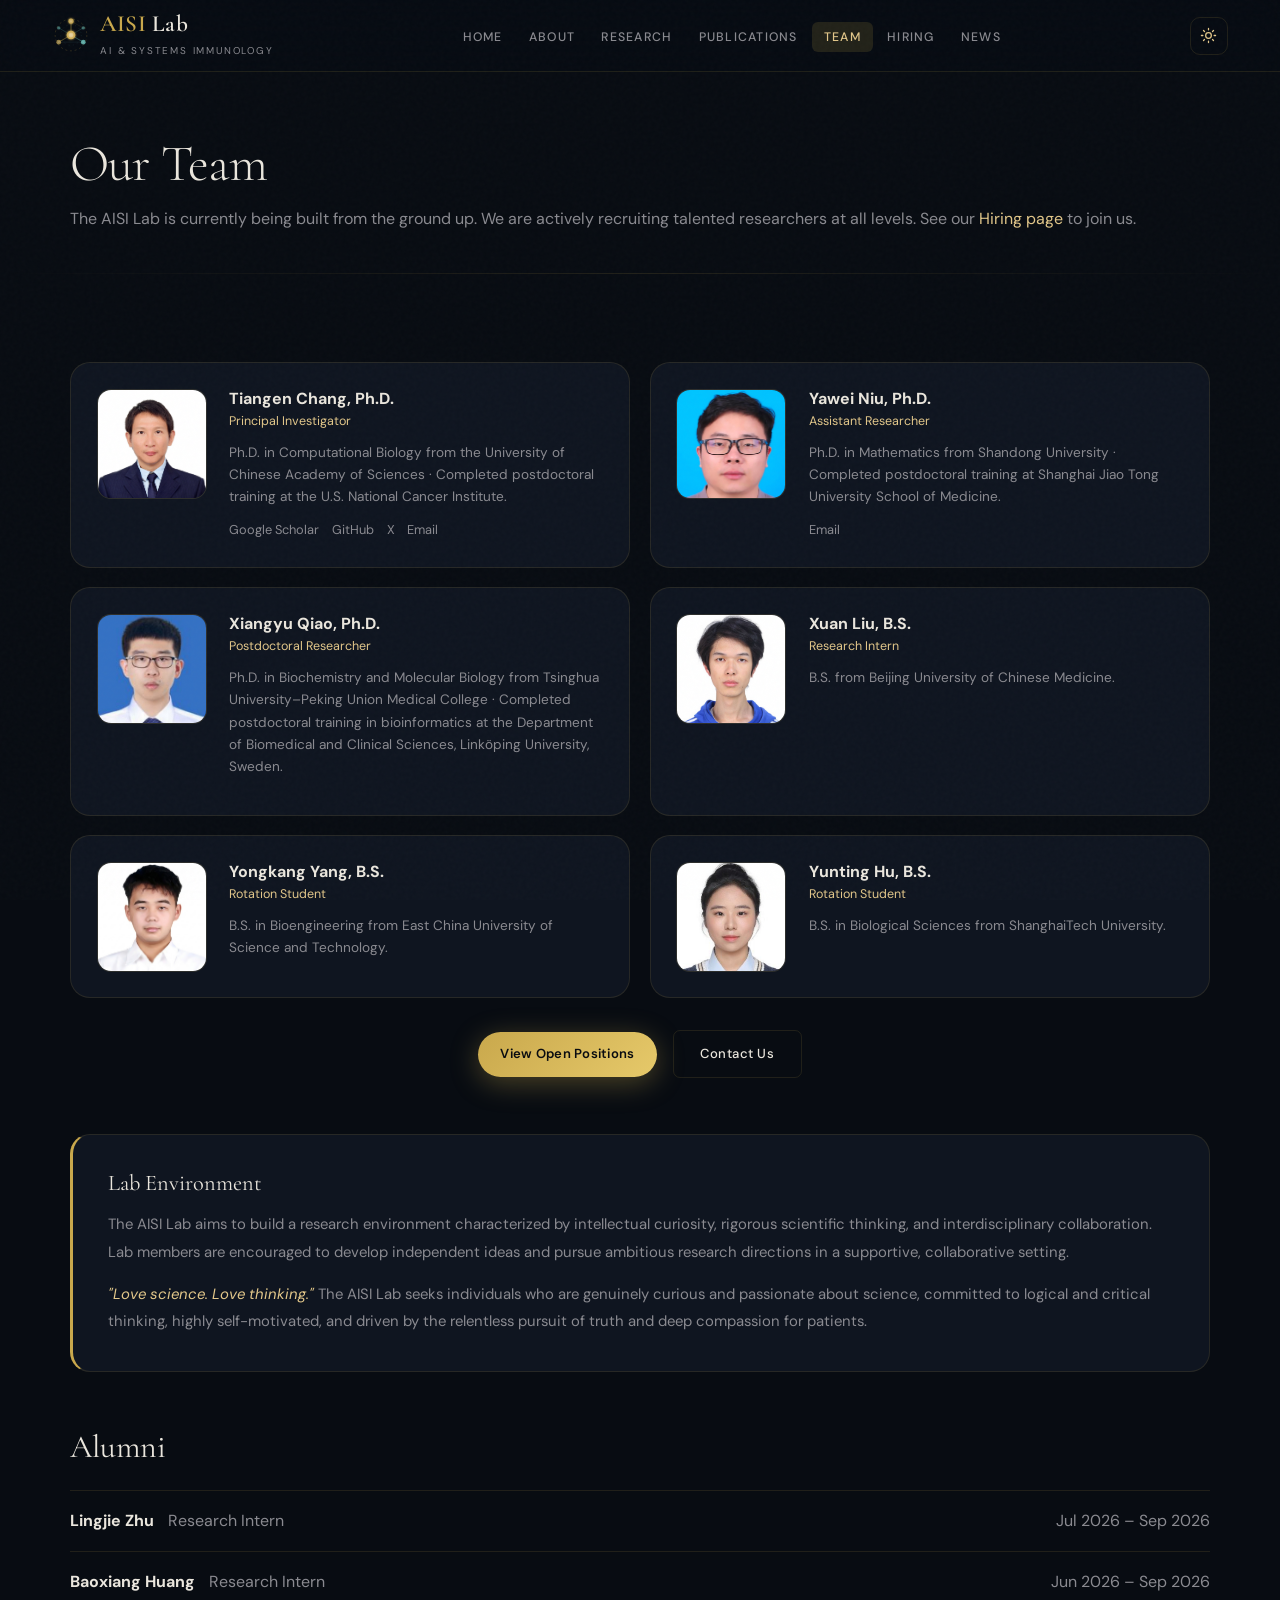
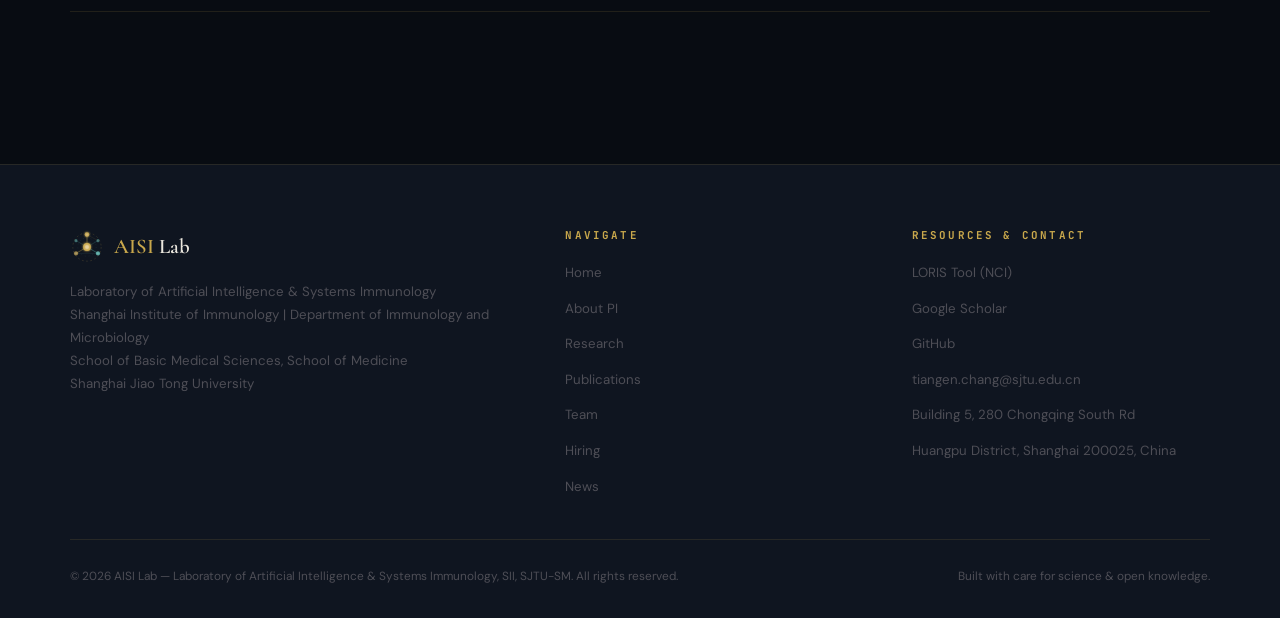
<file: team.html>
<!DOCTYPE html>
<html lang="en" data-theme="dark">
<head>
  <meta charset="utf-8"/>
  <meta name="viewport" content="width=device-width, initial-scale=1.0"/>
  <title>Team — AISI Lab</title>
  <meta name="description" content="Meet the team at the AISI Lab — Laboratory of Artificial Intelligence &amp; Systems Immunology, SJTU-SM."/>
  <link rel="icon" href="images/logos/logo-mark.svg" type="image/svg+xml"/>
  <link rel="stylesheet" href="css/style.css"/>
</head>
<body>

<!-- nav injected by components.js -->

<section class="page-hero">
  <div class="section-inner">
    <h1 class="page-title reveal">Our Team</h1>
    <p class="page-subtitle reveal">The AISI Lab is currently being built from the ground up. We are actively recruiting talented researchers at all levels. See our <a href="hiring.html">Hiring page</a> to join us.</p>
  </div>
</section>

<section>
  <div class="section-inner">

    <div class="team-grid reveal-group">

      <!-- Tiangen -->
      <div class="member-card">
        <div class="member-photo">
          <img src="images/photos/Tiangen.jpeg" alt="Dr. Tiangen Chang">
        </div>
        <div class="member-meta">
          <h3>Tiangen Chang, Ph.D.</h3>
          <span class="role">Principal Investigator</span>

          <p>
            Ph.D. in Computational Biology from the University of Chinese Academy of Sciences ·
            Completed postdoctoral training at the U.S. National Cancer Institute.
          </p>
          <div class="member-links">
            <a href="https://scholar.google.com/citations?user=9PM5gWIAAAAJ&hl=en"
               target="_blank" rel="noopener">Google Scholar</a>
            <a href="https://github.com/rootchang"
               target="_blank" rel="noopener">GitHub</a>
            <a href="https://x.com/TiangenC"
               target="_blank" rel="noopener">X</a>
            <a href="mailto:tiangen.chang@sjtu.edu.cn">Email</a>
          </div>
        </div>
      </div>


      <!-- Yawei -->
      <div class="member-card">
        <div class="member-photo">
          <img src="images/photos/Yawei.jpeg" alt="Dr. Yawei Niu">
        </div>
        <div class="member-meta">
          <h3>Yawei Niu, Ph.D.</h3>
          <span class="role">Assistant Researcher</span>
          <p>
            Ph.D. in Mathematics from Shandong University ·
            Completed postdoctoral training at Shanghai Jiao Tong University School of Medicine.
          </p>
          <div class="member-links">
            <!--
            <a href="#" target="_blank" rel="noopener">Google Scholar</a>
            <a href="#" target="_blank" rel="noopener">GitHub</a>
            <a href="#" target="_blank" rel="noopener">X</a>
            -->
            <a href="mailto:niuyawei@sjtu.edu.cn">Email</a>
          </div>
        </div>
      </div>


      <!-- Xiangyu -->
      <div class="member-card">
        <div class="member-photo">
          <img src="images/photos/Xiangyu.jpg" alt="Dr. Xiangyu Qiao">
        </div>
        <div class="member-meta">
          <h3>Xiangyu Qiao, Ph.D.</h3>
          <span class="role">Postdoctoral Researcher</span>
          <p>
            Ph.D. in Biochemistry and Molecular Biology from Tsinghua University–Peking Union Medical College ·
            Completed postdoctoral training in bioinformatics at the Department of Biomedical and Clinical Sciences, Linköping University, Sweden.
          </p>
          <div class="member-links">
            <!--
            <a href="#" target="_blank" rel="noopener">Google Scholar</a>
            <a href="#" target="_blank" rel="noopener">GitHub</a>
            <a href="#" target="_blank" rel="noopener">X</a>
            <a href="mailto:EMAIL">Email</a>
            -->
          </div>
        </div>
      </div>


      <!-- Xuan -->
      <div class="member-card">
        <div class="member-photo">
          <img src="images/photos/Xuan.jpg" alt="Xuan Liu">
        </div>
        <div class="member-meta">
          <h3>Xuan Liu, B.S.</h3>
          <span class="role">Research Intern</span>
          <p>
            B.S. from Beijing University of Chinese Medicine.
          </p>
          <div class="member-links">
            <!--
            <a href="#" target="_blank" rel="noopener">Google Scholar</a>
            <a href="#" target="_blank" rel="noopener">GitHub</a>
            <a href="#" target="_blank" rel="noopener">Email</a>
            -->
          </div>
        </div>
      </div>


      <!-- Yongkang -->
      <div class="member-card">
        <div class="member-photo">
          <img src="images/photos/Yongkang.jpg" alt="Yongkang Yang">
        </div>
        <div class="member-meta">
          <h3>Yongkang Yang, B.S.</h3>
          <span class="role">Rotation Student</span>
          <p>
            B.S. in Bioengineering from East China University of Science and Technology.
          </p>
          <div class="member-links">
            <!--
            <a href="#" target="_blank" rel="noopener">Google Scholar</a>
            <a href="#" target="_blank" rel="noopener">GitHub</a>
            <a href="mailto:EMAIL">Email</a>
            -->
          </div>
        </div>
      </div>


      <!-- Yunting -->
      <div class="member-card">
        <div class="member-photo">
          <img src="images/photos/Yunting.jpg" alt="Yunting Hu">
        </div>
        <div class="member-meta">
          <h3>Yunting Hu, B.S.</h3>
          <span class="role">Rotation Student</span>
          <p>
            B.S. in Biological Sciences from ShanghaiTech University.
          </p>
          <div class="member-links">
            <!--
            <a href="#" target="_blank" rel="noopener">Google Scholar</a>
            <a href="#" target="_blank" rel="noopener">GitHub</a>
            <a href="mailto:EMAIL">Email</a>
            -->
          </div>
        </div>
      </div>



    </div>


    

    <div class="cta-row reveal" style="margin-top:2rem; display:flex; justify-content:center; gap:1rem;">
      <a href="hiring.html" class="btn btn-primary">View Open Positions</a>
      <a href="mailto:tiangen.chang@sjtu.edu.cn" class="btn btn-outline">Contact Us</a>
    </div>



    <!-- Lab values -->
    <div class="reveal" style="margin-top:3.5rem; padding:2.2rem; background:var(--color-bg-card); border:1px solid var(--color-border); border-radius:var(--radius-lg); max-width:none; border-left:3px solid var(--color-gold);">
      <h3 style="font-family:var(--font-display); font-size:1.4rem; font-weight:400; margin-bottom:.9rem;">Lab Environment</h3>
      <p style="color:var(--color-text-muted); font-size:.93rem; line-height:1.85; margin-bottom:.9rem;">
        The AISI Lab aims to build a research environment characterized by intellectual curiosity, rigorous scientific thinking, and interdisciplinary collaboration. Lab members are encouraged to develop independent ideas and pursue ambitious research directions in a supportive, collaborative setting.
      </p>
      <p style="color:var(--color-text-muted); font-size:.93rem; line-height:1.85; margin:0;">
        <em style="color:var(--color-gold-light);">"Love science. Love thinking."</em> The AISI Lab seeks individuals who are genuinely curious and passionate about science, committed to logical and critical thinking, highly self-motivated, and driven by the relentless pursuit of truth and deep compassion for patients.
      </p>
    </div>


    <!-- Alumni -->
    <div class="reveal" style="margin-top:3.5rem;">
      <h2 style="font-family:var(--font-display); font-size:2rem; font-weight:400; margin:.5rem 0 1.5rem;">
        Alumni
      </h2>

      <div style="border-top:1px solid var(--color-border);">

        <div style="display:flex; justify-content:space-between; align-items:baseline; gap:2rem; padding:1rem 0; border-bottom:1px solid var(--color-border);">
          <div>
            <strong>Lingjie Zhu</strong>
            <span style="color:var(--color-text-muted); margin-left:.6rem;">Research Intern</span>
          </div>
          <span style="color:var(--color-text-muted); white-space:nowrap;">Jul 2026 – Sep 2026</span>
        </div>

        <div style="display:flex; justify-content:space-between; align-items:baseline; gap:2rem; padding:1rem 0; border-bottom:1px solid var(--color-border);">
          <div>
            <strong>Baoxiang Huang</strong>
            <span style="color:var(--color-text-muted); margin-left:.6rem;">Research Intern</span>
          </div>
          <span style="color:var(--color-text-muted); white-space:nowrap;">Jun 2026 – Sep 2026</span>
        </div>

      </div>
    </div>



  </div>
</section>

<!-- footer injected by components.js -->
<script src="js/components.js"></script>
<script src="js/main.js"></script>
</body>
</html>
</file>
<file: css/style.css>
/* ============================================================
   AISI Lab — Artificial Intelligence & Systems Immunology
   Master Stylesheet  v2.0
   ============================================================ */

@import url('https://fonts.googleapis.com/css2?family=Cormorant+Garamond:ital,wght@0,300;0,400;0,500;0,600;0,700;1,300;1,400;1,500&family=DM+Sans:ital,opsz,wght@0,9..40,300;0,9..40,400;0,9..40,500;0,9..40,600;1,9..40,400&family=JetBrains+Mono:wght@400;500&display=swap');

/* ── CSS Variables (dark theme defaults) ────────────────────── */
:root {
  --color-bg:            #080c12;
  --color-bg-card:       #0f1520;
  --color-bg-card-hover: #141d2e;
  --color-surface:       #0d1219;
  --color-border:        rgba(201,168,76,0.13);
  --color-border-glow:   rgba(201,168,76,0.32);
  --color-shadow:        rgba(0,0,0,0.45);

  --color-gold:          #c9a84c;
  --color-gold-light:    #e2c78a;
  --color-gold-dim:      rgba(201,168,76,0.14);
  --color-teal:          #5fb8b0;
  --color-teal-dim:      rgba(95,184,176,0.12);
  --color-rose:          #d4707a;

  --color-text:          #eae6dd;
  --color-text-muted:    #8a8a90;
  --color-text-dim:      #4e4e56;

  --font-display:  'Cormorant Garamond', Georgia, serif;
  --font-body:     'DM Sans', system-ui, sans-serif;
  --font-mono:     'JetBrains Mono', monospace;

  --nav-h:         72px;
  --radius:        12px;
  --radius-sm:     7px;
  --radius-lg:     20px;
  --transition:    .32s cubic-bezier(.4,0,.2,1);

  /* semantic */
  --card-bg: var(--color-bg-card);
  --card-border: var(--color-border);
}

/* ── Light theme overrides ──────────────────────────────────── */
html[data-theme="light"] {
  --color-bg:            #f5f3ee;
  --color-bg-card:       #ffffff;
  --color-bg-card-hover: #f9f7f2;
  --color-surface:       #ede9e0;
  --color-border:        rgba(17,24,33,0.10);
  --color-border-glow:   rgba(201,168,76,0.30);
  --color-shadow:        rgba(10,14,20,0.08);

  --color-gold-dim:      rgba(201,168,76,0.10);
  --color-teal-dim:      rgba(95,184,176,0.10);

  --color-text:          #111821;
  --color-text-muted:    #5a5a62;
  --color-text-dim:      rgba(17,24,33,0.45);
}

/* ── Reset & Base ───────────────────────────────────────────── */
*, *::before, *::after { box-sizing: border-box; margin: 0; padding: 0; }

html { scroll-behavior: smooth; font-size: 16px; }

body {
  background: var(--color-bg);
  color: var(--color-text);
  font-family: var(--font-body);
  font-weight: 400;
  line-height: 1.72;
  -webkit-font-smoothing: antialiased;
  overflow-x: hidden;
  transition: background var(--transition), color var(--transition);
}

a {
  color: var(--color-gold-light);
  text-decoration: none;
  transition: color var(--transition);
}
a:hover { color: #fff; }
html[data-theme="light"] a:hover { color: var(--color-gold); }

img { max-width: 100%; display: block; }

h1, h2, h3, h4, h5, h6 { line-height: 1.2; color: var(--color-text); }

/* ── Atmospheric grain overlay ──────────────────────────────── */
body::after {
  content: '';
  position: fixed; inset: 0;
  pointer-events: none; z-index: 9999;
  opacity: .022;
  background-image: url("data:image/svg+xml,%3Csvg viewBox='0 0 256 256' xmlns='http://www.w3.org/2000/svg'%3E%3Cfilter id='n'%3E%3CfeTurbulence type='fractalNoise' baseFrequency='0.9' numOctaves='4' stitchTiles='stitch'/%3E%3C/filter%3E%3Crect width='100%25' height='100%25' filter='url(%23n)' opacity='1'/%3E%3C/svg%3E");
}

/* ============================================================
   NAVIGATION
   ============================================================ */
nav {
  position: fixed; top: 0; left: 0; width: 100%;
  z-index: 1000;
  height: var(--nav-h);
  background: rgba(8,12,18,0.84);
  backdrop-filter: blur(18px) saturate(1.5);
  -webkit-backdrop-filter: blur(18px) saturate(1.5);
  border-bottom: 1px solid var(--color-border);
  transition: height var(--transition), background var(--transition);
}
html[data-theme="light"] nav {
  background: rgba(245,243,238,0.88);
}
nav.scrolled {
  height: 60px;
  background: rgba(8,12,18,0.95);
}
html[data-theme="light"] nav.scrolled {
  background: rgba(245,243,238,0.97);
}

.nav-inner {
  max-width: 1240px; margin: 0 auto;
  height: 100%; padding: 0 2rem;
  display: flex; align-items: center;
  justify-content: space-between; gap: 1.5rem;
}

.nav-logo {
  display: flex; align-items: center; gap: .65rem;
  text-decoration: none; flex-shrink: 0;
}
.nav-logo .logo-mark { width: 38px; height: 38px; }
.nav-logo .logo-text {
  font-family: var(--font-display);
  font-size: 1.45rem; font-weight: 600;
  color: var(--color-text); letter-spacing: .02em; line-height: 1;
}
.nav-logo .logo-text em { font-style: normal; color: var(--color-gold); }
.nav-logo .logo-sub {
  font-family: var(--font-body);
  font-size: .62rem; font-weight: 400;
  color: var(--color-text-muted);
  letter-spacing: .18em; text-transform: uppercase;
  display: block; margin-top: 3px;
}

.nav-links {
  display: flex; align-items: center;
  gap: .15rem; list-style: none;
}
.nav-links a {
  font-size: .77rem; font-weight: 500;
  color: var(--color-text-muted);
  letter-spacing: .10em; text-transform: uppercase;
  padding: .45rem .75rem; border-radius: 6px;
  position: relative; transition: color var(--transition), background var(--transition);
}
.nav-links a:hover {
  color: var(--color-text);
  background: rgba(201,168,76,0.07);
}
.nav-links a.active {
  color: var(--color-gold-light);
  background: var(--color-gold-dim);
}
html[data-theme="light"] .nav-links a:hover { background: rgba(201,168,76,0.10); }
html[data-theme="light"] .nav-links a.active { color: var(--color-gold); }

/* Theme toggle */
.theme-toggle {
  width: 38px; height: 38px; border-radius: 10px;
  border: 1px solid var(--color-border);
  background: transparent; flex-shrink: 0;
  display: grid; place-items: center;
  cursor: pointer; color: var(--color-gold-light);
  transition: border-color var(--transition), background var(--transition), transform .15s;
}
.theme-toggle:hover { border-color: var(--color-border-glow); background: var(--color-gold-dim); transform: translateY(-1px); }
.theme-toggle svg { width: 17px; height: 17px; stroke: currentColor; fill: none; stroke-width: 1.8; stroke-linecap: round; stroke-linejoin: round; }
.theme-toggle .icon-moon { display: none; }
html[data-theme="light"] .theme-toggle { color: #111821; }
html[data-theme="light"] .theme-toggle .icon-sun { display: none; }
html[data-theme="light"] .theme-toggle .icon-moon { display: block; }

/* Hamburger */
.hamburger { display: none; flex-direction: column; gap: 5px; cursor: pointer; padding: .5rem; margin-left: .5rem; }
.hamburger span { width: 22px; height: 2px; background: var(--color-gold); border-radius: 2px; transition: var(--transition); }

/* ============================================================
   SECTIONS & LAYOUT
   ============================================================ */
section {
  padding: 5.5rem 2rem;
}
.section-inner {
  max-width: 1140px; margin: 0 auto;
}
.section-label {
  font-family: var(--font-mono);
  font-size: .7rem; letter-spacing: .22em;
  text-transform: uppercase; color: var(--color-teal);
  display: block; margin-bottom: .6rem;
}
.section-title {
  font-family: var(--font-display);
  font-size: clamp(2rem, 3.2vw, 2.8rem);
  font-weight: 300; letter-spacing: -.01em;
  color: var(--color-text); margin-bottom: 1rem;
}
.section-title strong { font-weight: 600; }

/* ── Reveal animations ──────────────────────────────────────── */
.reveal {
  opacity: 0; transform: translateY(26px);
  transition: opacity .7s cubic-bezier(.4,0,.2,1), transform .7s cubic-bezier(.4,0,.2,1);
}
.reveal.visible { opacity: 1; transform: none; }

.reveal-group > * {
  opacity: 0; transform: translateY(20px);
  transition: opacity .6s cubic-bezier(.4,0,.2,1), transform .6s cubic-bezier(.4,0,.2,1);
}
.reveal-group.visible > *:nth-child(1) { transition-delay: .05s; }
.reveal-group.visible > *:nth-child(2) { transition-delay: .13s; }
.reveal-group.visible > *:nth-child(3) { transition-delay: .21s; }
.reveal-group.visible > *:nth-child(4) { transition-delay: .29s; }
.reveal-group.visible > *:nth-child(5) { transition-delay: .37s; }
.reveal-group.visible > *:nth-child(6) { transition-delay: .45s; }
.reveal-group.visible > * { opacity: 1; transform: none; }

@keyframes fadeUp {
  from { opacity: 0; transform: translateY(24px); }
  to   { opacity: 1; transform: none; }
}
@keyframes fadeIn {
  from { opacity: 0; } to { opacity: 1; }
}

/* ============================================================
   BUTTONS
   ============================================================ */
.btn {
  display: inline-flex; align-items: center; gap: .45rem;
  padding: .72rem 1.65rem; border-radius: var(--radius-sm);
  font-family: var(--font-body); font-size: .82rem; font-weight: 500;
  letter-spacing: .04em; cursor: pointer; transition: all var(--transition);
  border: none; text-decoration: none; white-space: nowrap;
}

.btn-primary {
  background: linear-gradient(135deg, #c9a84c, #e6c96a);
  color: #0a0c10;
  font-weight: 600;
  letter-spacing: 0.02em;

  border-radius: 999px;
  padding: 0.7rem 1.4rem;

  box-shadow:
    0 6px 28px rgba(201,168,76,0.35),
    0 0 0 rgba(201,168,76,0.0);

  position: relative;
  overflow: hidden;

  transition: all 0.25s ease;
}

/* subtle glowing pulse (very important, not flashy) */
.btn-primary.btn-hiring {
  animation: pulseGlow 3.5s ease-in-out infinite;
}

/* hover interaction */
.btn-primary:hover {
  transform: translateY(-2px) scale(1.02);
  box-shadow:
    0 10px 36px rgba(201,168,76,0.45),
    0 0 12px rgba(201,168,76,0.25);
}

/* click feel */
.btn-primary:active {
  transform: translateY(0px) scale(0.98);
}

/* shimmer sweep (very subtle premium effect) */
.btn-primary::after {
  content: "";
  position: absolute;
  top: 0;
  left: -120%;
  width: 120%;
  height: 100%;
  background: linear-gradient(
    120deg,
    transparent,
    rgba(255,255,255,0.25),
    transparent
  );
  transition: all 0.6s ease;
}

.btn-primary:hover::after {
  left: 120%;
}

/* pulse animation */
@keyframes pulseGlow {
  0% {
    box-shadow: 0 6px 28px rgba(201,168,76,0.30);
  }
  50% {
    box-shadow: 0 10px 36px rgba(201,168,76,0.55);
  }
  100% {
    box-shadow: 0 6px 28px rgba(201,168,76,0.30);
  }
}

.btn-primary:hover { background: var(--color-gold-light); color: #0a0c10; transform: translateY(-2px); box-shadow: 0 8px 32px rgba(201,168,76,0.35); }
.btn-outline {
  background: transparent; color: var(--color-text);
  border: 1px solid var(--color-border);
}
.btn-outline:hover { border-color: var(--color-border-glow); background: var(--color-gold-dim); color: var(--color-gold-light); transform: translateY(-2px); }
html[data-theme="light"] .btn-outline:hover { color: var(--color-gold); }
.btn-hiring {
  background: var(--color-teal); color: #081010;
  box-shadow: 0 4px 20px rgba(95,184,176,0.25);
}
.btn-hiring:hover { background: #7ecec8; color: #081010; transform: translateY(-2px); }

/* ============================================================
   HERO (index.html)
   ============================================================ */

.hero {
  position: relative;
  overflow: hidden;
  isolation: isolate;

  min-height: 100vh;
  min-height: 100svh;
  display: flex;
  align-items: center;
  justify-content: center;

  padding: 7rem 1.5rem 5rem;
  text-align: center;
}

/* Soft AI / systems-biology background */
.hero::before {
  content: "";
  position: absolute;
  inset: -12% -8%;
  z-index: 0;
  pointer-events: none;
  background:
    radial-gradient(circle at 14% 22%, rgba(95, 184, 176, 0.16), transparent 26%),
    radial-gradient(circle at 84% 16%, rgba(201, 168, 76, 0.14), transparent 24%),
    radial-gradient(circle at 52% 72%, rgba(128, 138, 255, 0.10), transparent 30%),
    radial-gradient(circle at 60% 40%, rgba(255, 255, 255, 0.05), transparent 18%);
  filter: blur(28px);
  opacity: 0.95;
}

.hero::after {
  content: "";
  position: absolute;
  inset: 0;
  z-index: 0;
  pointer-events: none;
  opacity: 0.24;
  background-image: radial-gradient(rgba(201, 168, 76, 0.16) 1px, transparent 1px);
  background-size: 24px 24px;
  mask-image: radial-gradient(ellipse 78% 68% at center, black 18%, transparent 82%);
  -webkit-mask-image: radial-gradient(ellipse 78% 68% at center, black 18%, transparent 82%);
}

/* Light mode tuning */
html[data-theme="light"] .hero::before {
  background:
    radial-gradient(circle at 14% 22%, rgba(95, 184, 176, 0.12), transparent 26%),
    radial-gradient(circle at 84% 16%, rgba(201, 168, 76, 0.11), transparent 24%),
    radial-gradient(circle at 52% 72%, rgba(128, 138, 255, 0.08), transparent 30%),
    radial-gradient(circle at 60% 40%, rgba(255, 255, 255, 0.52), transparent 18%);
  opacity: 0.88;
}

html[data-theme="light"] .hero::after {
  opacity: 0.18;
  background-image: radial-gradient(rgba(145, 115, 35, 0.14) 1px, transparent 1px);
}

.hero-content {
  position: relative;
  z-index: 1;
  max-width: 860px;
  margin: 0 auto;
}

.hero-badge {
  display: inline-flex;
  align-items: center;
  gap: 0.55rem;
  padding: 0.42rem 1.05rem;
  margin-bottom: 2rem;
  border-radius: 999px;

  font-size: 0.72rem;
  font-weight: 700;
  letter-spacing: 0.14em;
  text-transform: uppercase;

  border: 1px solid rgba(201, 168, 76, 0.22);
  background: rgba(201, 168, 76, 0.10);
  color: var(--color-gold-light);

  box-shadow:
    0 4px 18px rgba(201, 168, 76, 0.10),
    inset 0 1px 0 rgba(255, 255, 255, 0.04);

  backdrop-filter: blur(8px);
  -webkit-backdrop-filter: blur(8px);

  animation: fadeUp 0.8s 0.1s both;
}

html[data-theme="light"] .hero-badge {
  background: rgba(201, 168, 76, 0.16);
  border-color: rgba(160, 125, 35, 0.28);
  color: #6f5312;
  box-shadow:
    0 6px 20px rgba(201, 168, 76, 0.14),
    inset 0 1px 0 rgba(255, 255, 255, 0.55);
}

.hero-badge .dot {
  width: 6px;
  height: 6px;
  border-radius: 50%;
  flex: 0 0 auto;
  background: var(--color-teal);
  box-shadow: 0 0 10px rgba(95, 184, 176, 0.35);
  animation: pulseSoft 2s ease-in-out infinite;
}

@keyframes pulseSoft {
  0%, 100% {
    opacity: 1;
    transform: scale(1);
  }
  50% {
    opacity: 0.5;
    transform: scale(1.18);
  }
}

.hero h1 {
  margin: 0;
  font-family: var(--font-display);
  font-size: clamp(3rem, 6.5vw, 5rem);
  font-weight: 300;
  line-height: 1.08;
  letter-spacing: -0.015em;
  color: var(--color-text);
  animation: fadeUp 0.9s 0.28s both;
}

.hero h1 em {
  font-style: italic;
  font-weight: 400;
  color: var(--color-gold-light);
}

html[data-theme="light"] .hero h1 em {
  color: #9a7418;
}

.hero-desc {
  margin: 1.8rem auto 0;
  max-width: 620px;
  font-size: 1.05rem;
  line-height: 1.85;
  color: var(--color-text-muted);
  animation: fadeUp 0.9s 0.45s both;
}

.hero-ctas {
  display: flex;
  align-items: center;
  justify-content: center;
  flex-wrap: wrap;
  gap: 1rem;
  margin-top: 2.8rem;
  animation: fadeUp 0.9s 0.6s both;
}

/* Stats row on hero */
.hero-stats {
  margin-top: 4rem; padding-top: 2.5rem;
  border-top: 1px solid var(--color-border);
  display: flex; justify-content: center; gap: 4rem; flex-wrap: wrap;
  animation: fadeUp .9s .75s both;
}
.hero-stat { text-align: center; }
.hero-stat .stat-num {
  font-family: var(--font-display);
  font-size: 2.4rem; font-weight: 500;
  color: var(--color-gold-light); line-height: 1;
}
.hero-stat .stat-label {
  font-size: .73rem; color: var(--color-text-muted);
  letter-spacing: .12em; text-transform: uppercase; margin-top: .3rem;
}

/* ── Home sections ──────────────────────────────────────────── */
.highlight-strip {
  background: linear-gradient(135deg, var(--color-gold-dim), var(--color-teal-dim));
  border-top: 1px solid var(--color-border);
  border-bottom: 1px solid var(--color-border);
  padding: 1.8rem 2rem;
  overflow: hidden;
}
.strip-inner {
  max-width: 1140px; margin: 0 auto;
  display: flex; align-items: center; gap: 2rem; flex-wrap: wrap;
}
.strip-label {
  font-family: var(--font-mono);
  font-size: .68rem; letter-spacing: .22em;
  text-transform: uppercase; color: var(--color-teal);
  flex-shrink: 0;
}
.strip-items {
  display: flex; gap: 2.5rem; flex-wrap: wrap; align-items: center;
}
.strip-item {
  font-size: .82rem; color: var(--color-text-muted);
  display: flex; align-items: center; gap: .5rem;
}
.strip-item::before {
  content: ''; width: 4px; height: 4px; border-radius: 50%;
  background: var(--color-gold); flex-shrink: 0;
}

/* research cards on home */
.research-grid {
  display: grid;
  grid-template-columns: repeat(3, 1fr);
  gap: 1.4rem;
}
.research-card {
  background: var(--color-bg-card);
  border: 1px solid var(--color-border);
  border-radius: var(--radius-lg);
  padding: 2rem 1.8rem 1.8rem;
  transition: border-color var(--transition), background var(--transition), transform var(--transition), box-shadow var(--transition);
  cursor: default;
}
.research-card:hover {
  border-color: var(--color-border-glow);
  background: var(--color-bg-card-hover);
  transform: translateY(-4px);
  box-shadow: 0 20px 48px var(--color-shadow);
}
.research-num {
  font-family: var(--font-mono); font-size: .68rem;
  color: var(--color-teal); letter-spacing: .2em;
  text-transform: uppercase; margin-bottom: 1rem; display: block;
}
.research-card h3 {
  font-family: var(--font-display); font-size: 1.3rem;
  font-weight: 500; margin-bottom: .75rem;
}
.research-card p {
  font-size: .88rem; color: var(--color-text-muted); line-height: 1.75;
}
.research-card .card-tag {
  display: inline-block; margin-top: 1rem;
  font-family: var(--font-mono); font-size: .68rem;
  color: var(--color-gold); letter-spacing: .12em;
  text-transform: uppercase; border: 1px solid var(--color-border);
  padding: .25rem .65rem; border-radius: 4px;
}

/* collab strip on home */
.collab-logos {
  display: flex; flex-wrap: wrap; gap: 1rem; align-items: center;
  margin-top: 2rem;
}
.collab-tag {
  font-size: .78rem; font-weight: 500;
  color: var(--color-text-muted);
  border: 1px solid var(--color-border);
  background: var(--color-gold-dim);
  padding: .35rem .85rem; border-radius: 4px;
  transition: border-color var(--transition), color var(--transition);
}
.collab-tag:hover { border-color: var(--color-border-glow); color: var(--color-gold-light); }
html[data-theme="light"] .collab-tag:hover { color: var(--color-gold); }

/* ============================================================
   PAGE HERO  (inner pages)
   ============================================================ */
.page-hero {
  padding: calc(var(--nav-h) + 4rem) 2rem 2.5rem;
  position: relative;
}
.page-hero::after {
  content: '';
  position: absolute; bottom: 0; left: 0; right: 0; height: 1px;
  background: linear-gradient(90deg, transparent, var(--color-border), transparent);
}
.page-title {
  font-family: var(--font-display);
  font-size: clamp(2.2rem, 4vw, 3.2rem);
  font-weight: 300; letter-spacing: -.015em;
  margin-bottom: .8rem; line-height: 1.1;
}
.page-subtitle {
  font-size: 1rem; color: var(--color-text-muted);
  max-width: none; line-height: 1.8;
}




.collab-layout {
  display: grid;
  grid-template-columns: 1fr 1fr;
  gap: 4rem;
  align-items: center;
}

.collab-logos {
  display: flex;
  flex-wrap: wrap;
  gap: 0.9rem;
  justify-content: flex-start;
  align-content: center;
}

.collab-tag {
  display: inline-flex;
  align-items: center;
  justify-content: center;
  padding: 0.72rem 1rem;
  border-radius: 999px;
  border: 1px solid var(--color-border);
  background: rgba(255,255,255,0.03);
  color: var(--color-text);
  text-decoration: none;
  font-size: 0.88rem;
  line-height: 1.4;
  transition: transform var(--transition), border-color var(--transition), box-shadow var(--transition), color var(--transition);
}

html[data-theme="light"] .collab-tag {
  background: rgba(0,0,0,0.025);
}

.collab-tag:hover {
  transform: translateY(-2px);
  border-color: var(--color-border-glow);
  box-shadow: 0 10px 24px var(--color-shadow);
  color: var(--color-gold-light);
}

html[data-theme="light"] .collab-tag:hover {
  color: var(--color-gold);
}

@media (max-width: 900px) {
  .collab-layout {
    grid-template-columns: 1fr;
    gap: 2rem;
  }
}

/* ============================================================
   ABOUT PAGE
   ============================================================ */
.about-layout {
  display: grid;
  grid-template-columns: 280px 1fr;
  gap: 3.5rem; align-items: start;
  margin-bottom: 4rem;
}
.about-photo-wrap { position: relative; }
.about-photo-frame {
  border-radius: 18px; overflow: hidden;
  border: 1px solid var(--color-border);
  background: var(--color-bg-card);
  box-shadow: 0 20px 60px var(--color-shadow);
  aspect-ratio: 1;
}
.about-photo-frame img { width: 100%; height: 100%; object-fit: cover; display: block; }

.about-text h2 {
  font-family: var(--font-display);
  font-size: 2rem; font-weight: 500; margin-bottom: .25rem;
}
.pi-title {
  font-family: var(--font-mono); font-size: .75rem;
  color: var(--color-gold); letter-spacing: .18em;
  text-transform: uppercase; margin-bottom: 1.5rem;
}
.about-text p {
  font-size: .95rem; color: var(--color-text);
  margin-bottom: 1rem; line-height: 1.85;
}
html[data-theme="light"] .about-text p { color: var(--color-text-muted); }

/* Career/Education timeline */
.timeline { margin: 1.8rem 0; }
.timeline-group { margin-bottom: 1.5rem; }
.timeline-group h4 {
  font-family: var(--font-mono); font-size: .7rem;
  letter-spacing: .2em; text-transform: uppercase;
  color: var(--color-teal); margin-bottom: .65rem;
}
.timeline-item {
  display: flex; gap: 1rem;
  padding: .6rem 0; border-bottom: 1px solid var(--color-border);
  font-size: .88rem;
}
.timeline-item:last-child { border-bottom: none; }
.t-year {
  font-family: var(--font-mono); font-size: .78rem;
  color: var(--color-gold); min-width: 100px; padding-top: .05em;
}
.t-body { color: var(--color-text); }
html[data-theme="light"] .t-body { color: var(--color-text-muted); }
.t-body strong { color: var(--color-text); }

.about-links { display: flex; flex-wrap: wrap; gap: .6rem; margin-top: 1.5rem; }
.about-link {
  display: inline-flex; align-items: center; gap: .4rem;
  font-size: .8rem; color: var(--color-text-muted);
  border: 1px solid var(--color-border);
  padding: .4rem .9rem; border-radius: 6px;
  transition: all var(--transition);
}
.about-link:hover {
  color: var(--color-gold-light); border-color: var(--color-border-glow);
  background: var(--color-gold-dim);
}
html[data-theme="light"] .about-link:hover { color: var(--color-gold); }
.about-link svg { flex-shrink: 0; }

/* divider */
.section-divider {
  border: none; height: 1px;
  background: linear-gradient(90deg, transparent, var(--color-border), transparent);
  margin: 3.5rem 0;
}

/* ============================================================
   RESEARCH PAGE
   ============================================================ */
.direction-row {
  display: block;
  padding: 2.2rem;
  border-radius: var(--radius-lg);
  background: linear-gradient(145deg, var(--color-bg-card), rgba(255,255,255,0));
  border: 1px solid var(--color-border);
  box-shadow: 0 10px 40px var(--color-shadow);
  margin-bottom: 1.5rem;
  transition: border-color var(--transition), transform var(--transition), box-shadow var(--transition);
}

.direction-row:hover {
  border-color: var(--color-border-glow);
  transform: translateY(-3px);
  box-shadow: 0 20px 56px var(--color-shadow);
}

.direction-content {
  max-width: 100%;
}

.direction-kicker {
  font-family: var(--font-mono);
  font-size: 0.7rem;
  letter-spacing: 0.2em;
  text-transform: uppercase;
  color: var(--color-teal);
  display: block;
  margin-bottom: 0.5rem;
}

.direction-row h3 {
  font-family: var(--font-display);
  font-size: 1.5rem;
  font-weight: 500;
  margin: 0 0 0.5rem;
}

.direction-sub {
  font-style: italic;
  color: var(--color-text-muted);
  margin: 0 0 0.9rem;
  font-size: 0.9rem;
}

.direction-row p {
  font-size: 0.9rem;
  color: var(--color-text);
  margin-bottom: 0.9rem;
  line-height: 1.8;
}

html[data-theme="light"] .direction-row p {
  color: var(--color-text-muted);
}

.direction-row ul {
  margin: 0 0 1rem;
  padding-left: 1.2rem;
  font-size: 0.88rem;
  color: var(--color-text);
}

html[data-theme="light"] .direction-row ul {
  color: var(--color-text-muted);
}

.direction-row ul li {
  margin-bottom: 0.3rem;
}

.mini-card {
  border: 1px solid var(--color-border);
  border-radius: var(--radius);
  padding: 1rem 1.2rem;
  background: rgba(255,255,255,0.02);
  font-size: 0.88rem;
}

html[data-theme="light"] .mini-card {
  background: rgba(0,0,0,0.02);
}

.mini-card ul {
  margin: 0.5rem 0 0;
  padding-left: 1.2rem;
  color: var(--color-text-muted);
}

.mini-card ul li {
  margin-bottom: 0.3rem;
}

.figure-card {
  margin: 1.6rem auto 1.35rem;
  padding: 0;
  border: none;
  background: transparent;
  box-shadow: none;
  text-align: center;
  overflow: visible;
}

.figure-card img {
  width: 100%;
  max-width: 920px;
  height: auto;
  display: block;
  margin: 0 auto;
  object-fit: contain;
  border-radius: 10px;
}

.figure-placeholder {
  width: 100%;
  min-height: 220px;
  display: flex;
  align-items: center;
  justify-content: center;
  color: var(--color-text-dim);
  font-size: 0.8rem;
  font-family: var(--font-mono);
}

.rep-work {
  margin-top: 1.1rem;
}

.rep-title {
  display: block;
  margin-bottom: 0.4rem;
  font-size: 0.82rem;
  color: var(--color-text-muted);
  letter-spacing: 0.08em;
  text-transform: uppercase;
  font-family: var(--font-mono);
}

.paper-list {
  margin: 0;
  padding-left: 1.2rem;
}

.paper-list li {
  font-size: 0.87rem;
  margin-bottom: 0.35rem;
}

.paper-list a {
  color: var(--color-text-muted);
  transition: color var(--transition);
}

.paper-list a:hover {
  color: var(--color-gold-light);
}

html[data-theme="light"] .paper-list a:hover {
  color: var(--color-gold);
}

@media (max-width: 900px) {
  .direction-row {
    padding: 1.4rem;
  }

  .direction-row h3 {
    font-size: 1.3rem;
  }

  .figure-card {
    padding: 0.5rem;
    margin: 1.25rem auto 1.1rem;
  }
}

/* ============================================================
   PUBLICATIONS PAGE
   ============================================================ */
.pub-filters {
  display: flex; gap: .5rem; flex-wrap: wrap; margin-bottom: 2rem;
}
.pub-filter-btn {
  font-size: .73rem; font-weight: 500; letter-spacing: .10em;
  text-transform: uppercase; color: var(--color-text-muted);
  border: 1px solid var(--color-border); background: transparent;
  padding: .4rem .9rem; border-radius: 5px; cursor: pointer;
  transition: all var(--transition);
}
.pub-filter-btn:hover { border-color: var(--color-border-glow); color: var(--color-text); }
.pub-filter-btn.active { background: var(--color-gold-dim); color: var(--color-gold-light); border-color: var(--color-gold); }
html[data-theme="light"] .pub-filter-btn.active { color: var(--color-gold); }

.pub-year-group { margin-bottom: 2.4rem; }
.pub-year-heading {
  font-family: var(--font-mono); font-size: .78rem;
  letter-spacing: .2em; text-transform: uppercase;
  color: var(--color-gold); margin-bottom: 1rem;
  padding-bottom: .5rem; border-bottom: 1px solid var(--color-border);
}

.pub-card {
  display: grid; grid-template-columns: 60px 1fr;
  gap: 1.2rem; padding: 1.2rem 1.4rem;
  border: 1px solid var(--color-border);
  border-radius: var(--radius); background: var(--color-bg-card);
  margin-bottom: .8rem;
  transition: border-color var(--transition), background var(--transition), transform var(--transition);
}
.pub-card:hover {
  border-color: var(--color-border-glow);
  background: var(--color-bg-card-hover);
  transform: translateX(4px);
}
.pub-num {
  font-family: var(--font-mono); font-size: .78rem;
  color: var(--color-text-dim); padding-top: .2em;
  text-align: right;
}
.pub-content h4 {
  font-family: var(--font-display); font-size: 1.05rem;
  font-weight: 500; margin-bottom: .35rem;
  line-height: 1.35;
}
.pub-authors {
  font-size: .82rem; color: var(--color-text-muted);
  margin-bottom: .3rem; line-height: 1.6;
}
.pub-authors strong { color: var(--color-text); }
.pub-journal {
  font-size: .82rem; color: var(--color-teal);
  font-style: italic; margin-bottom: .5rem;
}
.pub-links { display: flex; gap: .85rem; flex-wrap: wrap; }
.pub-links a {
  font-size: .75rem; font-family: var(--font-mono);
  color: var(--color-gold-light); letter-spacing: .06em;
  border-bottom: 1px solid rgba(201,168,76,.3);
  transition: color var(--transition), border-color var(--transition);
}
.pub-links a:hover { color: #fff; border-color: #fff; }
html[data-theme="light"] .pub-links a:hover { color: var(--color-gold); border-color: var(--color-gold); }
.pub-badge {
  display: inline-block; font-size: .67rem; font-family: var(--font-mono);
  letter-spacing: .1em; text-transform: uppercase;
  padding: .18rem .55rem; border-radius: 4px; margin-left: .5rem;
  vertical-align: middle;
}
.pub-badge-highlight { background: rgba(201,168,76,.15); color: var(--color-gold); border: 1px solid rgba(201,168,76,.3); }
.pub-badge-teal { background: rgba(95,184,176,.12); color: var(--color-teal); border: 1px solid rgba(95,184,176,.3); }

/* sub-note under pub (editorial, etc.) */
.pub-note {
  margin-top: .5rem; padding: .5rem .8rem;
  background: rgba(95,184,176,.06); border-left: 2px solid var(--color-teal);
  border-radius: 0 6px 6px 0; font-size: .8rem; color: var(--color-text-muted);
}
.pub-note a { font-size: .8rem; }


/* Automatic publication numbering */
.section-inner {
  counter-reset: publication;
}

.pub-card {
  counter-increment: publication;
}

.pub-num::before {
  content: counter(publication);
}

/* ============================================================
   TEAM PAGE
   ============================================================ */
.team-grid {
  display: grid; grid-template-columns: repeat(12,1fr); gap: 1.2rem;
}
.member-card {
  grid-column: span 6;
  border: 1px solid var(--color-border);
  border-radius: var(--radius-lg);
  background: var(--color-bg-card);
  padding: 1.6rem;

  display: flex;
  gap: 1.4rem;
  align-items: flex-start;

  transition:
    border-color var(--transition),
    transform var(--transition),
    box-shadow var(--transition);
}

.member-card:hover {
  border-color: var(--color-border-glow);
  transform: translateY(-3px);
  box-shadow: 0 16px 48px var(--color-shadow);
}

.member-photo {
  width: 110px;
  height: 110px;
  flex-shrink: 0;

  border-radius: 14px;
  overflow: hidden;
  border: 1px solid var(--color-border);
  background: rgba(255, 255, 255, 0.03);

  display: grid;
  place-items: center;
}

.member-photo img {
  width: 100%;
  height: 100%;
  object-fit: cover;
  display: block;
}

.member-initials {
  font-family: var(--font-mono);
  font-size: 1rem;
  color: var(--color-gold-light);
  opacity: 0.85;
}

.member-meta {
  flex: 1;
  min-width: 0;
}

.member-meta h3 {
  font-size: 1rem;
  margin-bottom: 0.18rem;
}

.member-meta .role {
  display: block;
  margin-bottom: 0.6rem;

  font-size: 0.78rem;
  color: var(--color-gold-light);
}

html[data-theme="light"] .member-meta .role {
  color: var(--color-gold);
}

.member-meta p {
  margin-bottom: 0.65rem;

  font-size: 0.85rem;
  line-height: 1.65;
  color: var(--color-text-muted);
}

.member-links {
  display: flex;
  flex-wrap: wrap;
  gap: 0.5rem 0.8rem;
}

.member-links a {
  font-size: 0.8rem;
  color: var(--color-text-muted);
  transition: color var(--transition);
}

.member-links a:hover {
  color: var(--color-gold-light);
}

html[data-theme="light"] .member-links a:hover {
  color: var(--color-gold);
}
/* ============================================================
   HIRING PAGE
   ============================================================ */
.hiring-grid { display: grid; grid-template-columns: 1fr 1fr; gap: 1.2rem; }
.hiring-block {
  border: 1px solid var(--color-border);
  border-radius: var(--radius-lg);
  background: var(--color-bg-card);
  padding: 1.8rem;
  transition: border-color var(--transition), transform var(--transition);
}
.hiring-block:hover { border-color: var(--color-border-glow); transform: translateY(-3px); }
.hiring-block.full-width { grid-column: span 2; }
.kicker {
  display: inline-flex; align-items: center; gap: .4rem;
  font-family: var(--font-mono); font-size: .7rem;
  letter-spacing: .2em; text-transform: uppercase;
  color: var(--color-gold); margin-bottom: .75rem;
}
.hiring-block h3 { font-family: var(--font-display); font-size: 1.25rem; font-weight: 500; margin-bottom: .8rem; }
.hiring-block ul {
  padding-left: 1.2rem; font-size: .88rem;
  color: var(--color-text-muted); margin-bottom: 1rem;
}
.hiring-block ul li { margin-bottom: .35rem; }
.hiring-block p { font-size: .88rem; color: var(--color-text-muted); line-height: 1.75; }

.apply-box {
  background: linear-gradient(135deg, var(--color-gold-dim), var(--color-teal-dim));
  border: 1px solid var(--color-border-glow);
  border-radius: var(--radius-lg); padding: 2.4rem;
  margin-top: 2rem; text-align: center;
}
.apply-box h3 { font-family: var(--font-display); font-size: 1.6rem; font-weight: 400; margin-bottom: .5rem; }
.apply-box p { color: var(--color-text-muted); font-size: .9rem; margin-bottom: 1.5rem; }
.apply-email {
  font-family: var(--font-mono); font-size: 1rem;
  color: var(--color-gold-light); display: block; margin-bottom: 1.5rem;
}
html[data-theme="light"] .apply-email { color: var(--color-gold); }

/* ============================================================
   NEWS PAGE
   ============================================================ */
.news-grid {
  display: grid;
  grid-template-columns: repeat(auto-fill, minmax(300px, 1fr));
  gap: 1.4rem; margin-top: 2rem;
}
.news-card {
  border: 1px solid var(--color-border);
  border-radius: var(--radius-lg);
  background: var(--color-bg-card); overflow: hidden;
  display: flex; flex-direction: column;
  transition: border-color var(--transition), transform var(--transition), box-shadow var(--transition);
}
.news-card:hover {
  border-color: var(--color-border-glow);
  transform: translateY(-4px); box-shadow: 0 20px 48px var(--color-shadow);
}
.news-img {
  height: 180px; overflow: hidden; background: var(--color-surface);
  display: flex; align-items: center; justify-content: center;
}
.news-img img { width: 100%; height: 100%; object-fit: cover; display: block; }
.news-body { padding: 1.4rem; flex: 1; display: flex; flex-direction: column; }
.news-date {
  font-family: var(--font-mono); font-size: .7rem;
  color: var(--color-text-dim); letter-spacing: .15em;
  text-transform: uppercase; margin-bottom: .5rem;
}
.news-card h4 { font-family: var(--font-display); font-size: 1.1rem; font-weight: 500; margin-bottom: .6rem; }
.news-card p { font-size: .87rem; color: var(--color-text-muted); line-height: 1.7; flex: 1; }
.news-tag {
  display: inline-block; margin-top: 1rem;
  font-family: var(--font-mono); font-size: .66rem;
  color: var(--color-teal); letter-spacing: .12em; text-transform: uppercase;
  border: 1px solid rgba(95,184,176,.3); padding: .2rem .55rem; border-radius: 4px;
}

.news-list {
    max-width: 900px;
    margin: 0 auto;
}

.news-list p {
    margin: 0;
    padding: 0.8rem 0;
    border-bottom: 1px solid rgba(255,255,255,0.08);
    line-height: 1.7;
    color: var(--color-text);
}

.news-list p:last-child {
    border-bottom: none;
}

.news-list strong {
    display: inline-block;
    width: 110px;
    color: var(--color-gold-light);
    font-family: var(--font-mono);
}

/* ============================================================
   FOOTER
   ============================================================ */
footer {
  background: var(--color-bg-card);
  border-top: 1px solid var(--color-border);
  padding: 4rem 2rem 0;
  margin-top: 4rem;
}
.footer-inner {
  max-width: 1140px; margin: 0 auto;
  display: grid; grid-template-columns: 1.5fr 1fr 1fr;
  gap: 3rem;
}
.footer-logo-wrap { display: flex; align-items: center; gap: .6rem; margin-bottom: .9rem; }
.footer-logo-text { font-family: var(--font-display); font-size: 1.3rem; font-weight: 600; color: var(--color-text); }
.footer-logo-text em { font-style: normal; color: var(--color-gold); }
.footer-brand p { font-size: .83rem; color: var(--color-text-dim); line-height: 1.75; }
.footer-col h5 {
  font-family: var(--font-mono); font-size: .68rem;
  letter-spacing: .2em; text-transform: uppercase;
  color: var(--color-gold); margin-bottom: 1rem;
}
.footer-col ul { list-style: none; }
.footer-col ul li { margin-bottom: .5rem; }
.footer-col ul li a {
  font-size: .83rem; color: var(--color-text-dim);
  transition: color var(--transition);
}
.footer-col ul li a:hover { color: var(--color-gold-light); }
html[data-theme="light"] .footer-col ul li a:hover { color: var(--color-gold); }
.footer-bottom {
  max-width: 1140px; margin: 2rem auto 0;
  padding: 1.6rem 0 2rem;
  border-top: 1px solid var(--color-border);
  display: flex; justify-content: space-between;
  align-items: center; flex-wrap: wrap; gap: .5rem;
}
.footer-bottom p { font-size: .74rem; color: var(--color-text-dim); }

/* ============================================================
   UTILITIES
   ============================================================ */
.dot {
  display: inline-block; width: 7px; height: 7px;
  border-radius: 50%; background: var(--color-teal);
  animation: pulse 2.2s ease-in-out infinite;
}

.text-gold { color: var(--color-gold-light); }
html[data-theme="light"] .text-gold { color: var(--color-gold); }
.text-teal { color: var(--color-teal); }
.text-muted { color: var(--color-text-muted); }

.cta-row { display: flex; gap: 1rem; align-items: center; flex-wrap: wrap; margin-top: 2rem; }

/* inline code */
code {
  font-family: var(--font-mono); font-size: .85em;
  background: var(--color-gold-dim); color: var(--color-gold-light);
  padding: .1em .4em; border-radius: 4px;
}

/* ============================================================
   RESPONSIVE
   ============================================================ */
@media (max-width: 1024px) {
  .research-grid { grid-template-columns: 1fr 1fr; }
  .profile-card { grid-column: span 12; }
}
@media (max-width: 900px) {
  .about-layout { grid-template-columns: 1fr; }
  .about-photo-wrap { max-width: 260px; }
  .direction-row { grid-template-columns: 1fr; }
  .figure-card { display: none; }
  .footer-inner { grid-template-columns: 1fr 1fr; }
  .hiring-grid { grid-template-columns: 1fr; }
  .hiring-block.full-width { grid-column: span 1; }
}
@media (max-width: 700px) {
  .research-grid { grid-template-columns: 1fr; }
  .news-grid { grid-template-columns: 1fr; }
  .hero-stats { gap: 2rem; }
}
@media (max-width: 640px) {
  .nav-links { display: none; }
  .hamburger { display: flex; }
  .nav-links.open {
    display: flex; flex-direction: column;
    position: absolute; top: 100%; left: 0; right: 0;
    background: rgba(8,12,18,.97); padding: 1.5rem 1.5rem;
    gap: .2rem; border-top: 1px solid var(--color-border);
    border-bottom: 1px solid var(--color-border);
  }
  html[data-theme="light"] .nav-links.open { background: rgba(245,243,238,.97); }
  .nav-links.open a { padding: .75rem 1rem; border-radius: 8px; }
  section { padding: 4rem 1.4rem; }
  .footer-inner { grid-template-columns: 1fr; gap: 2rem; }
  .footer-bottom { flex-direction: column; text-align: center; }
  .pub-card { grid-template-columns: 1fr; }
  .pub-num { text-align: left; }
}
</file>
